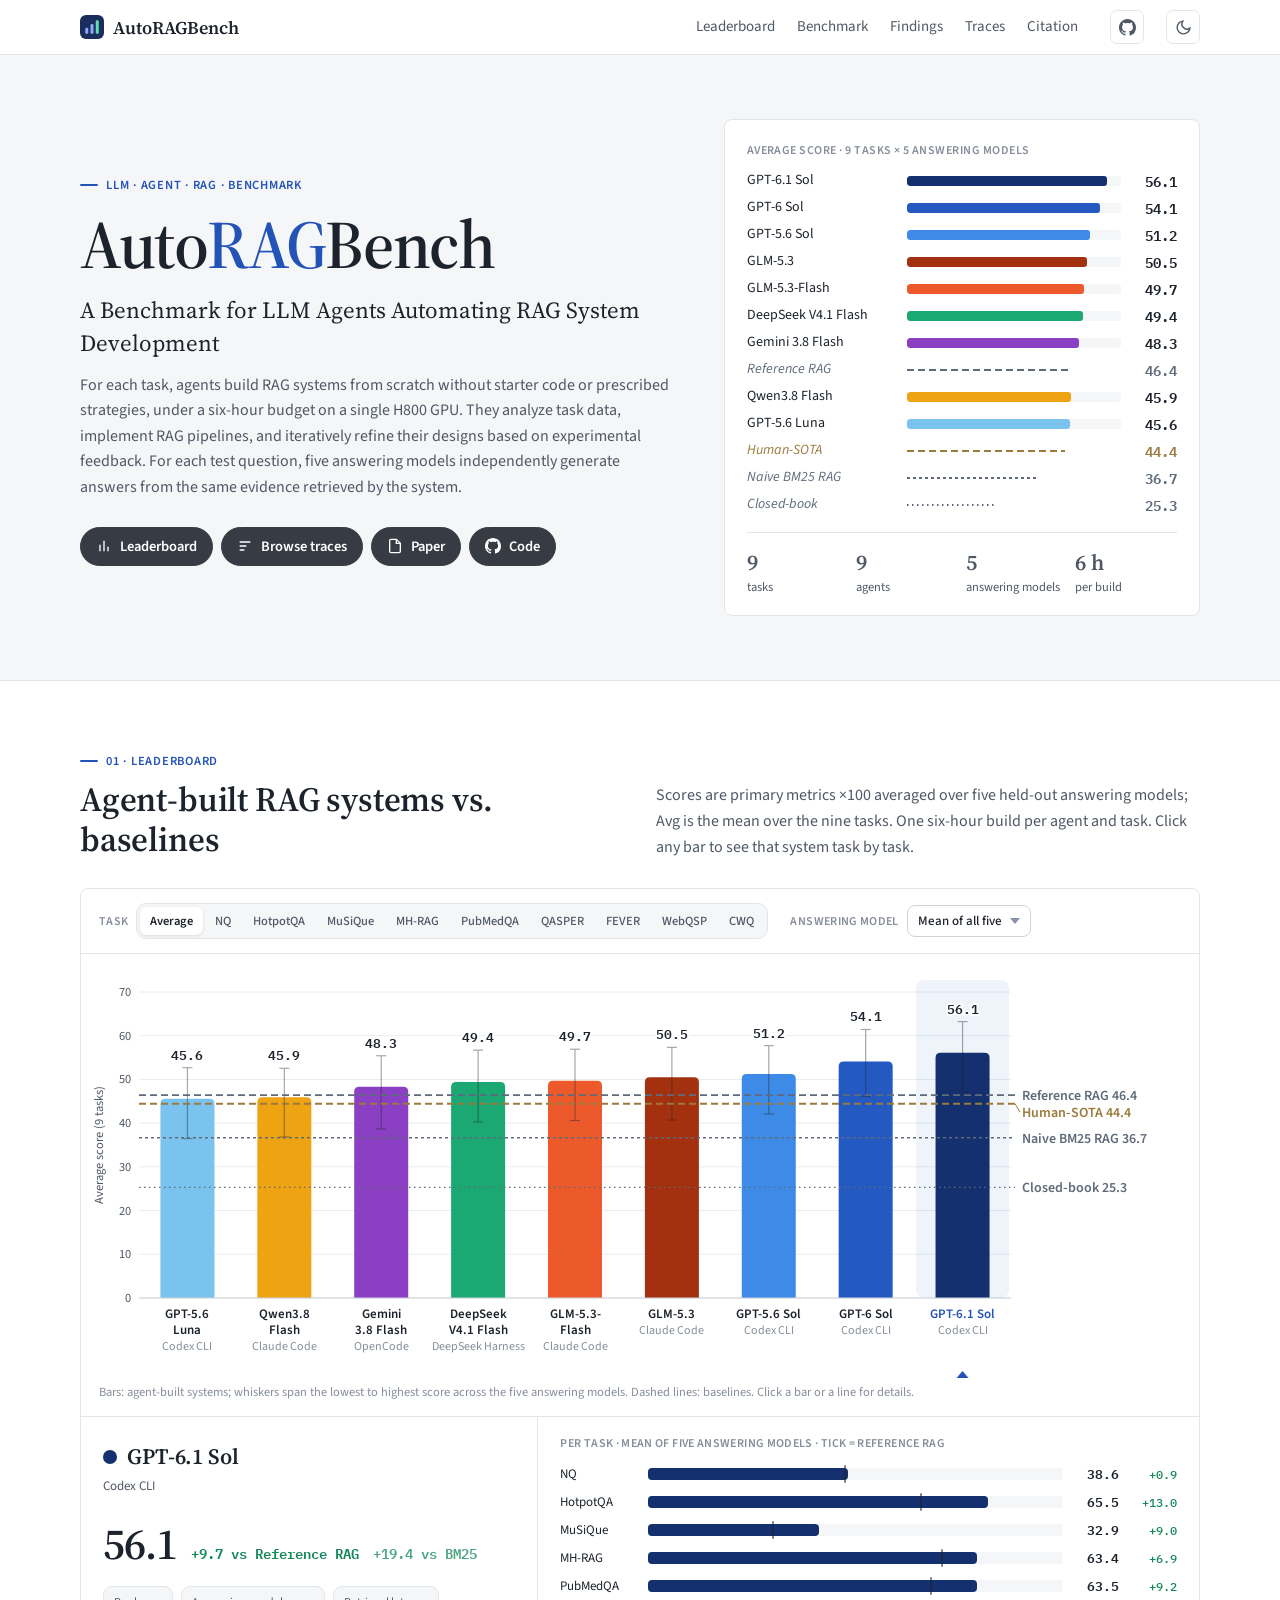
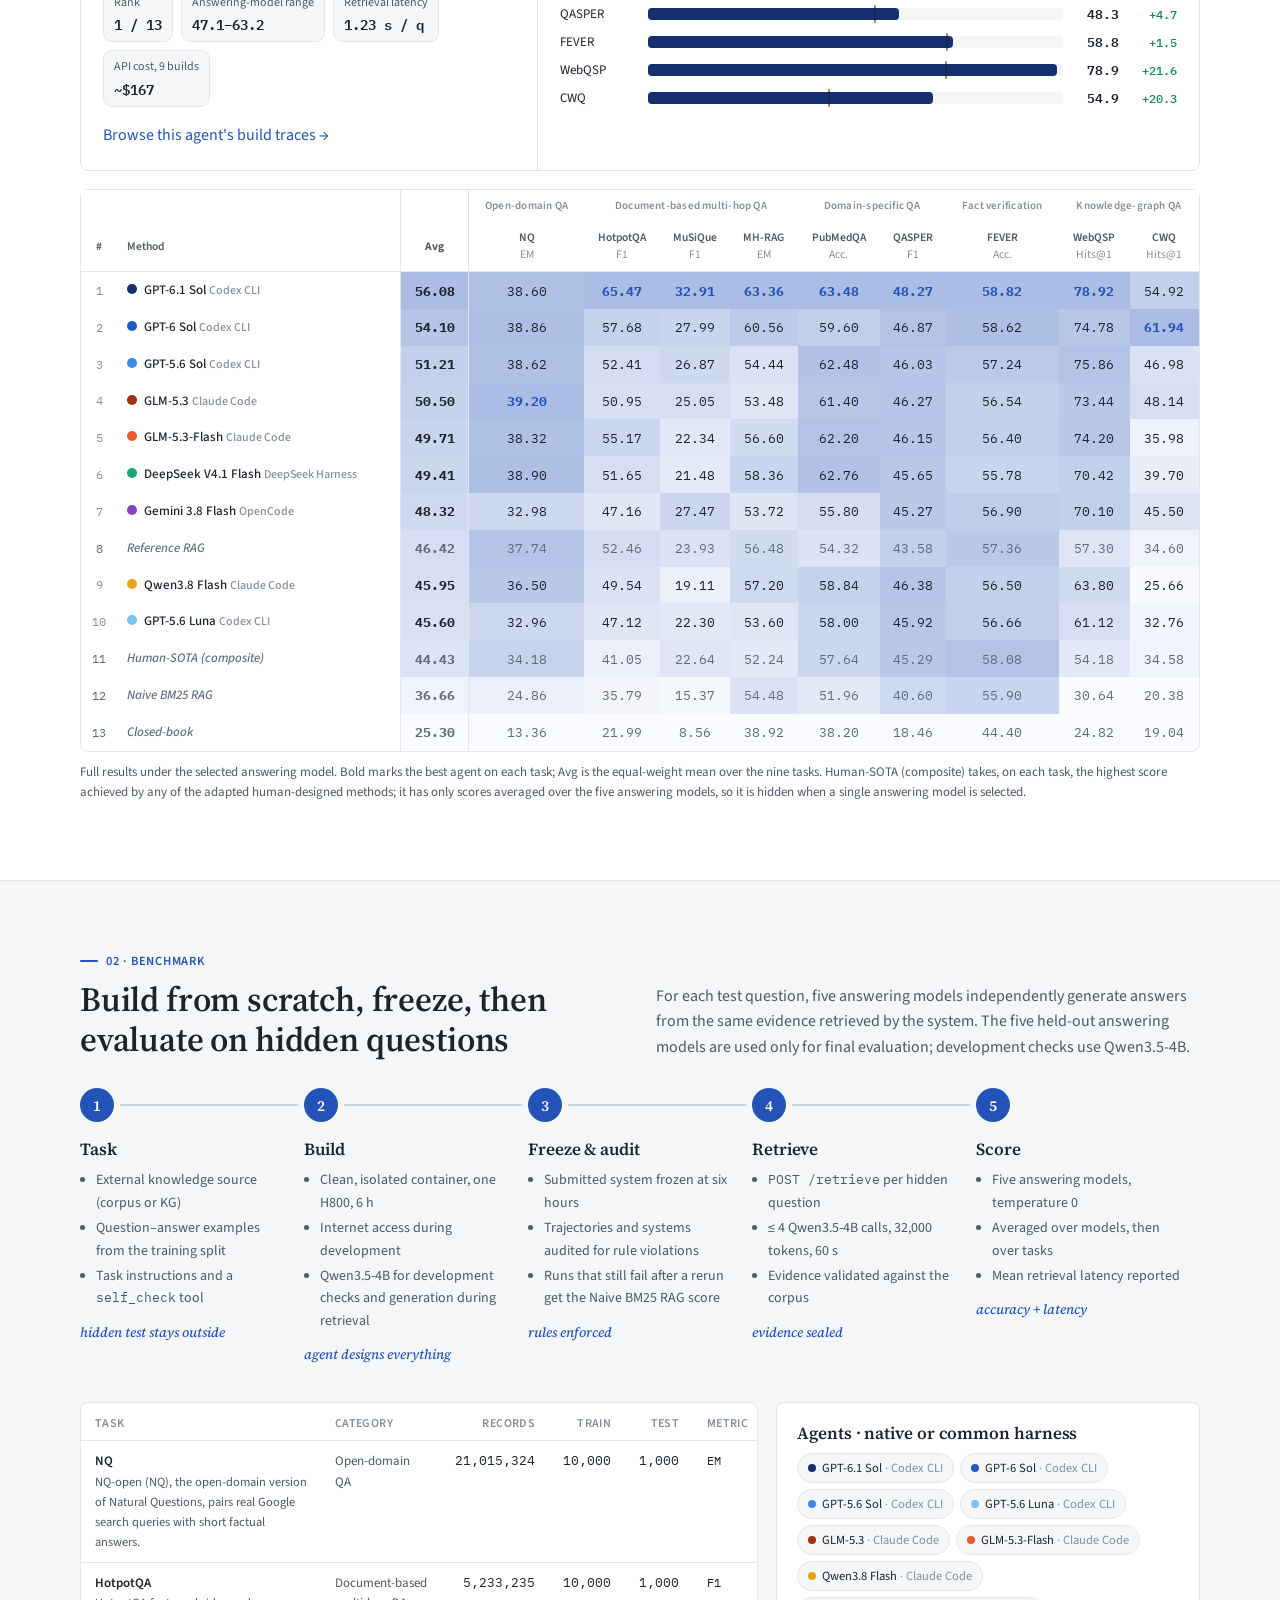
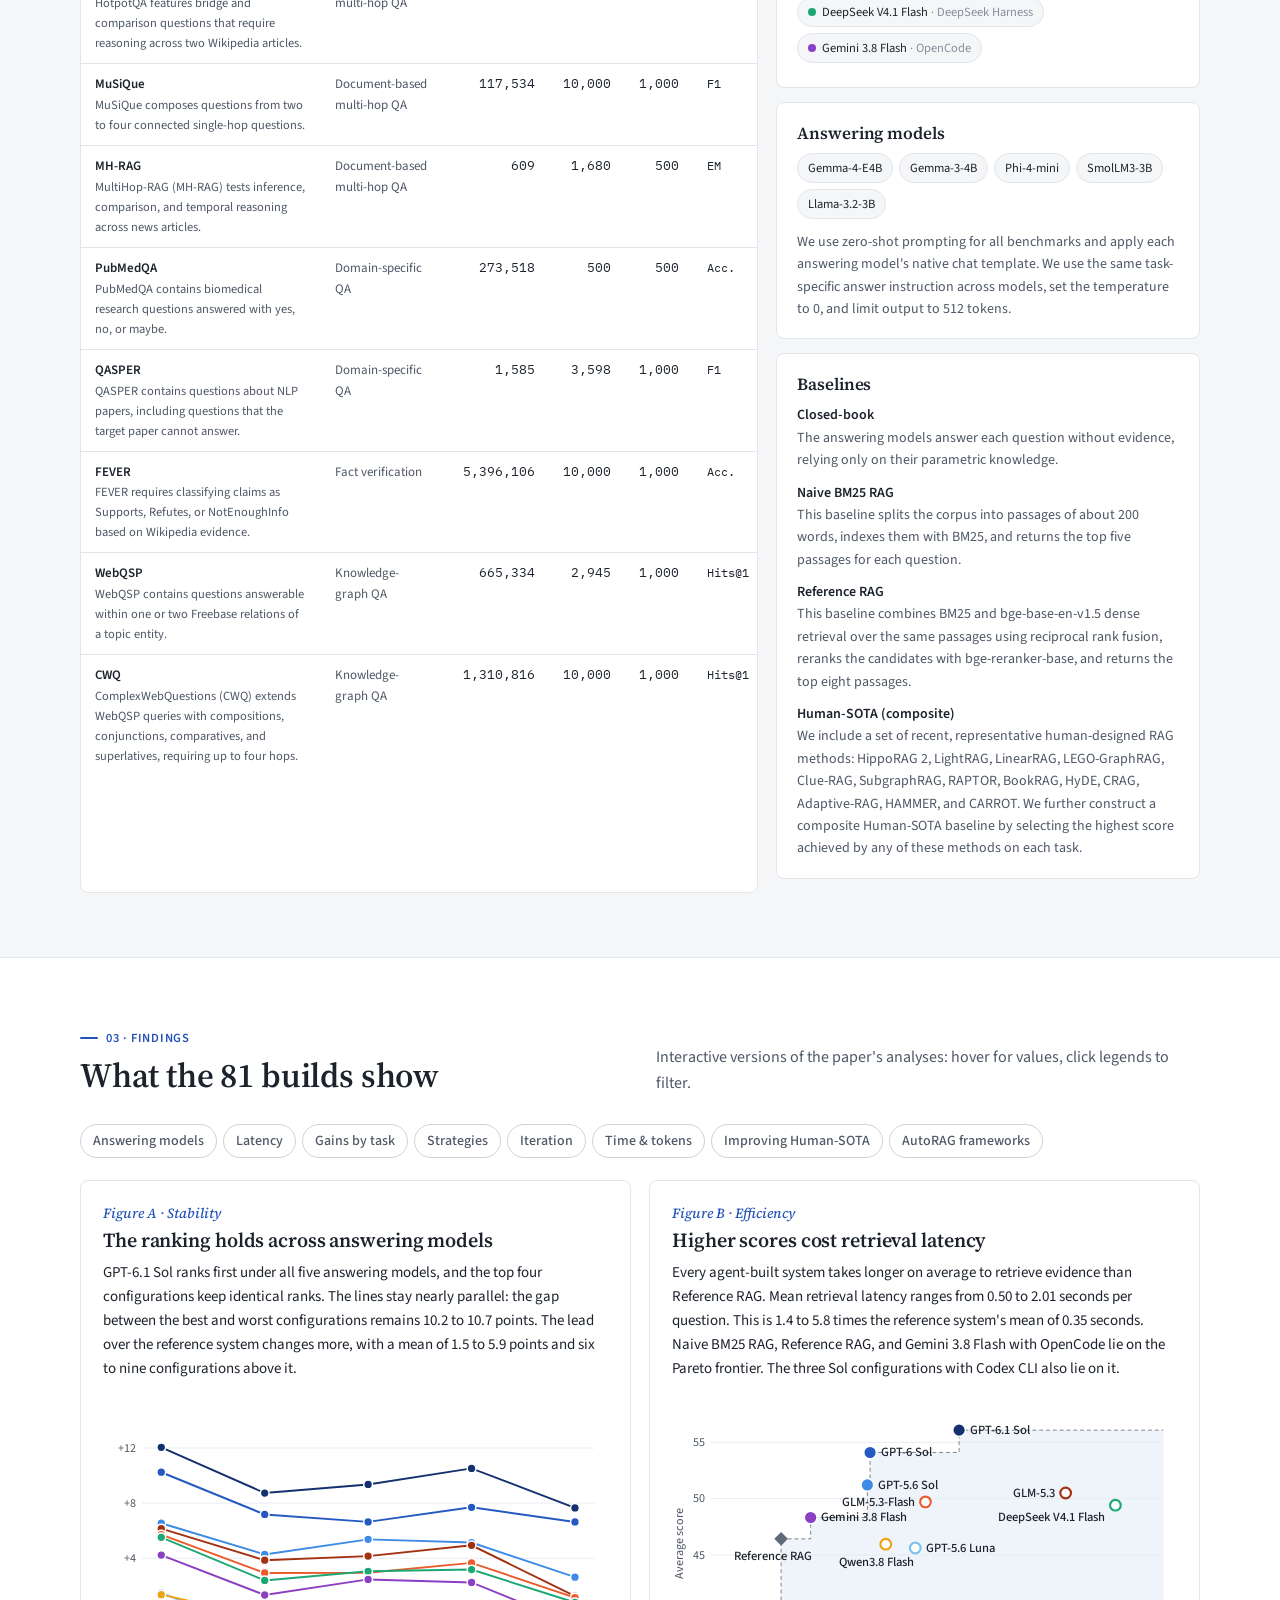
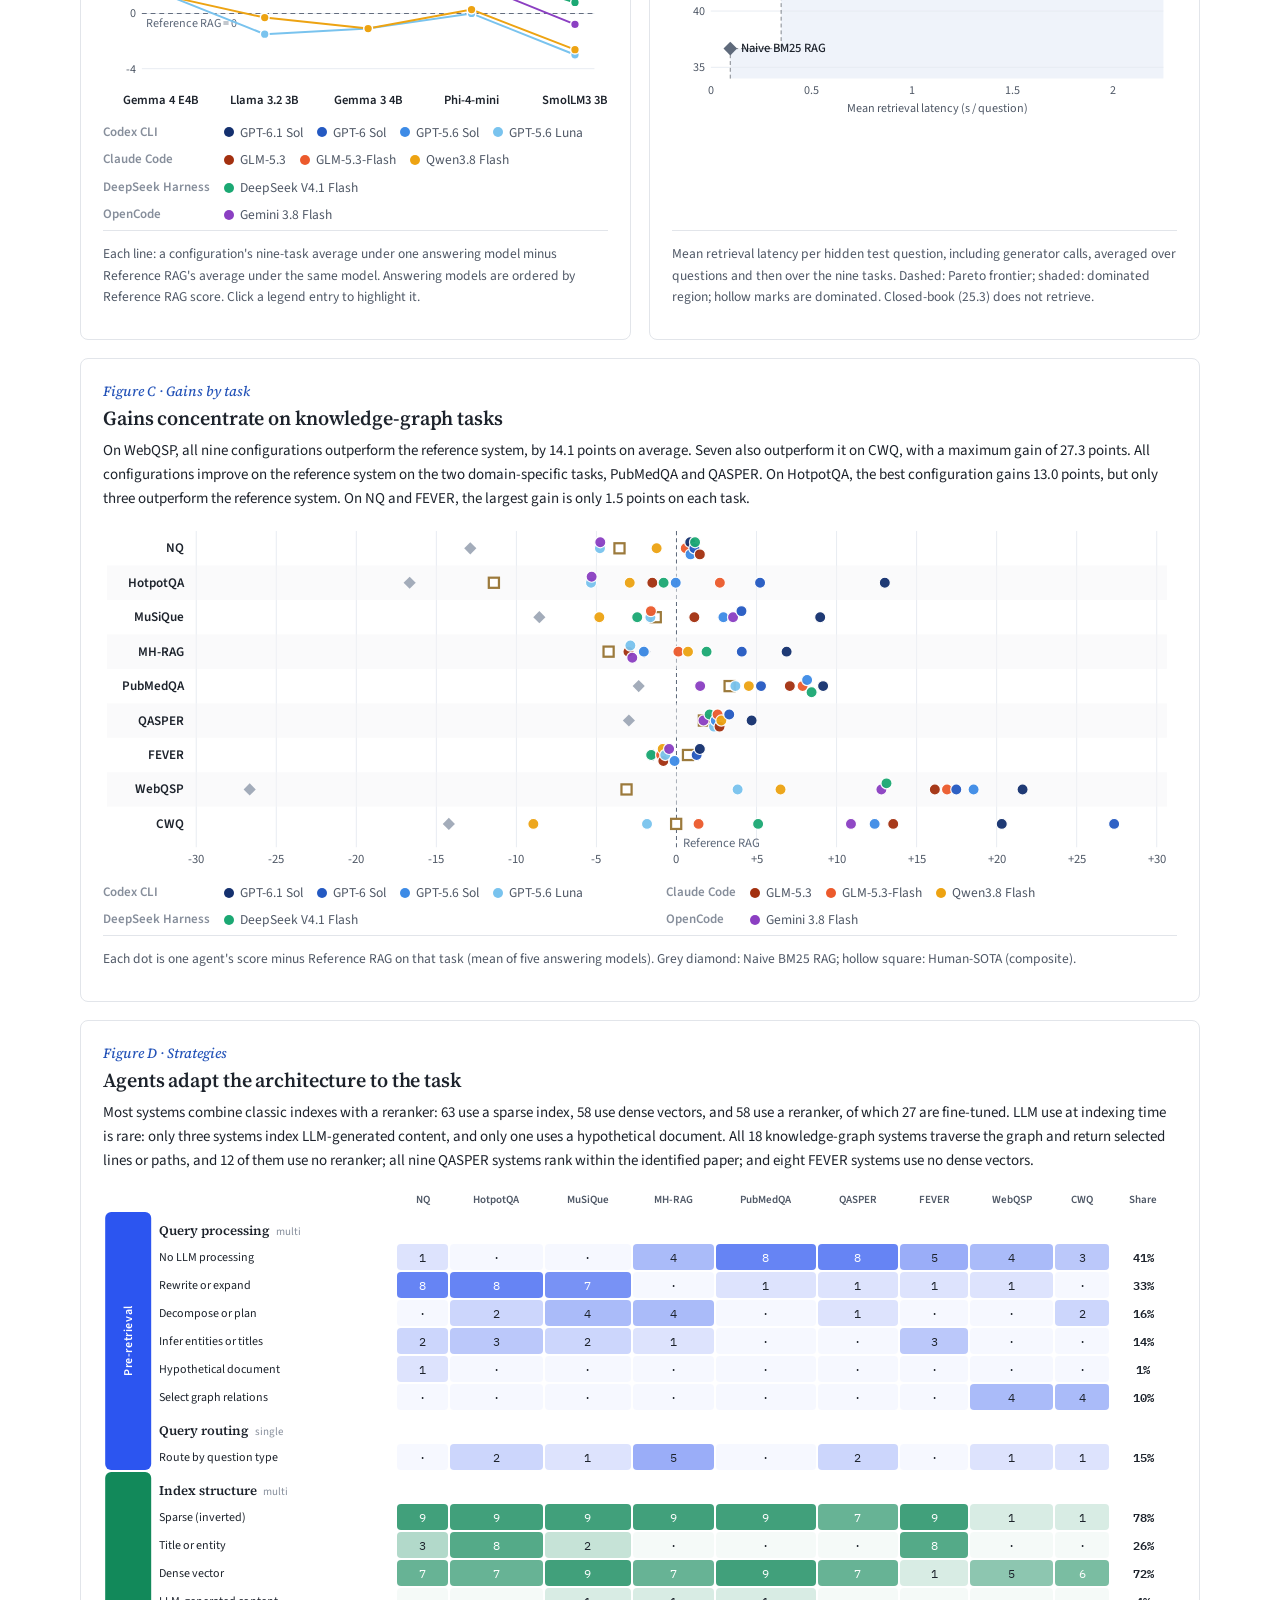
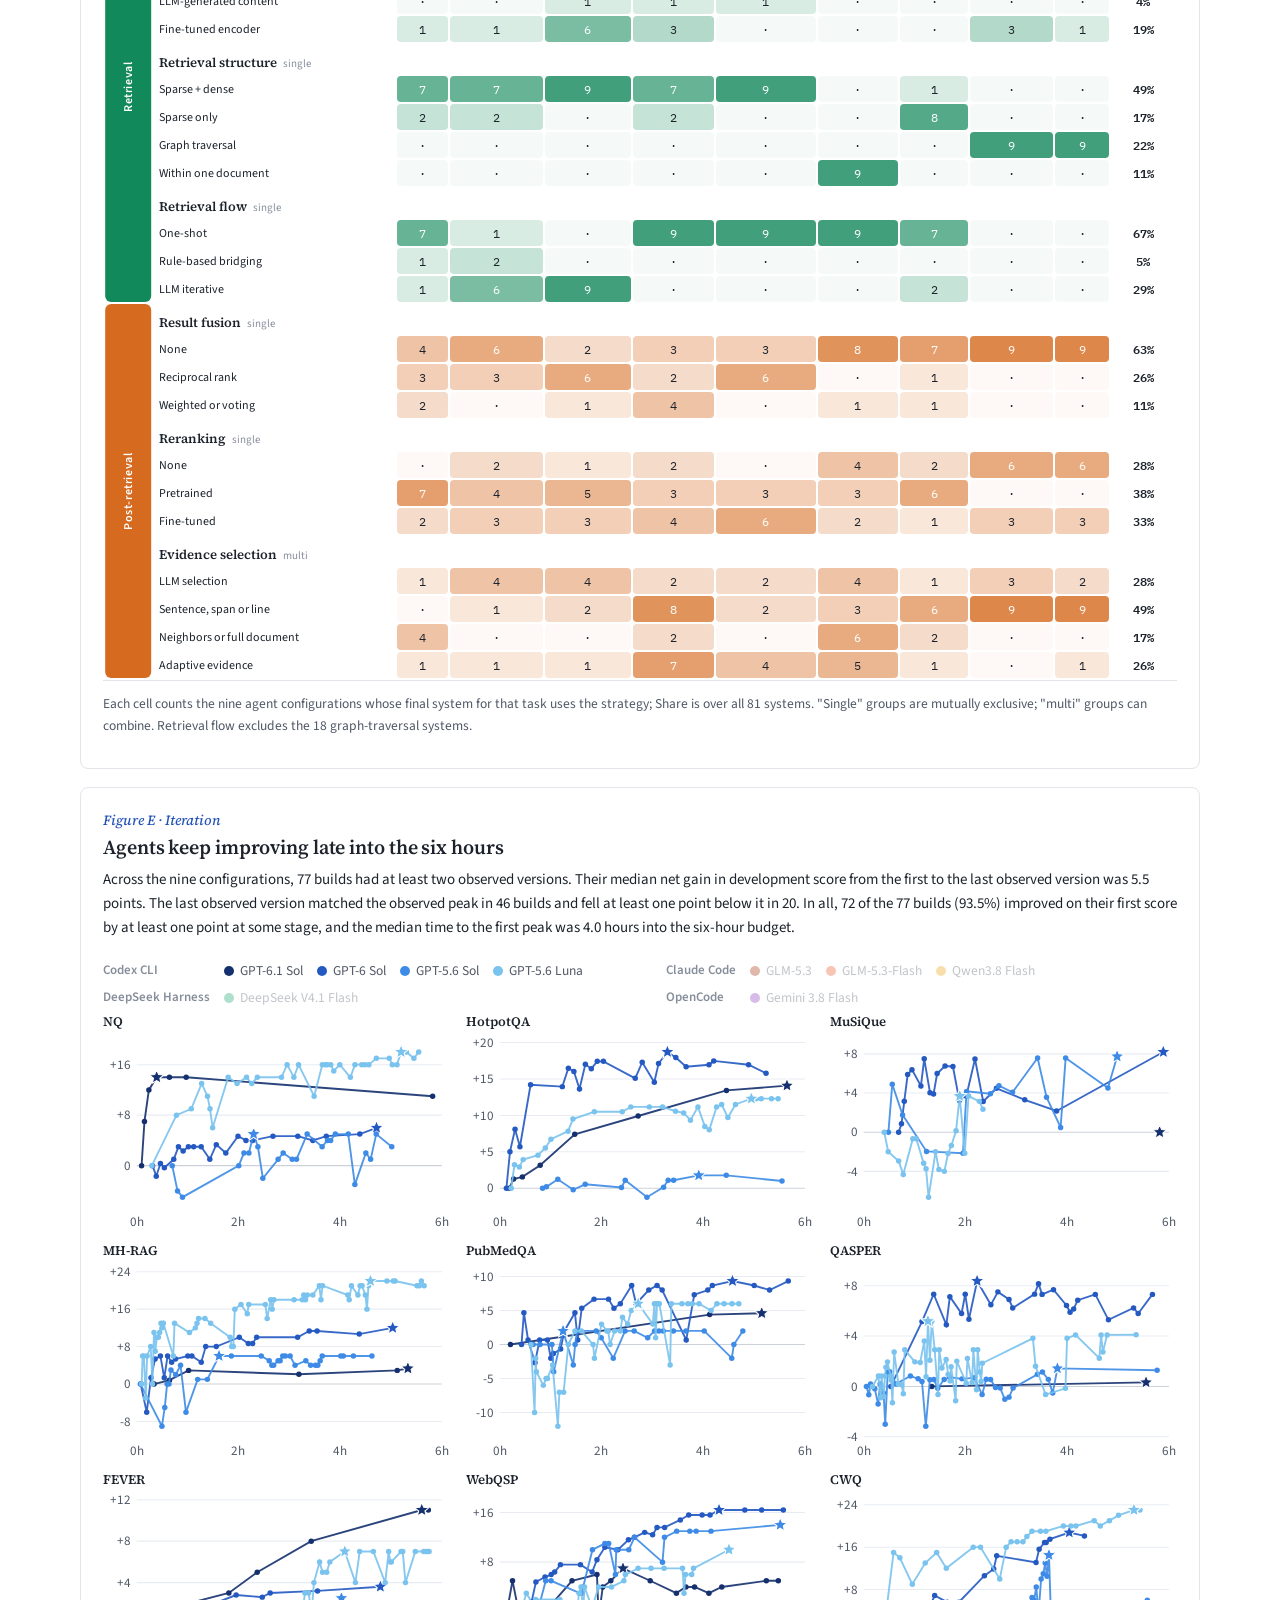
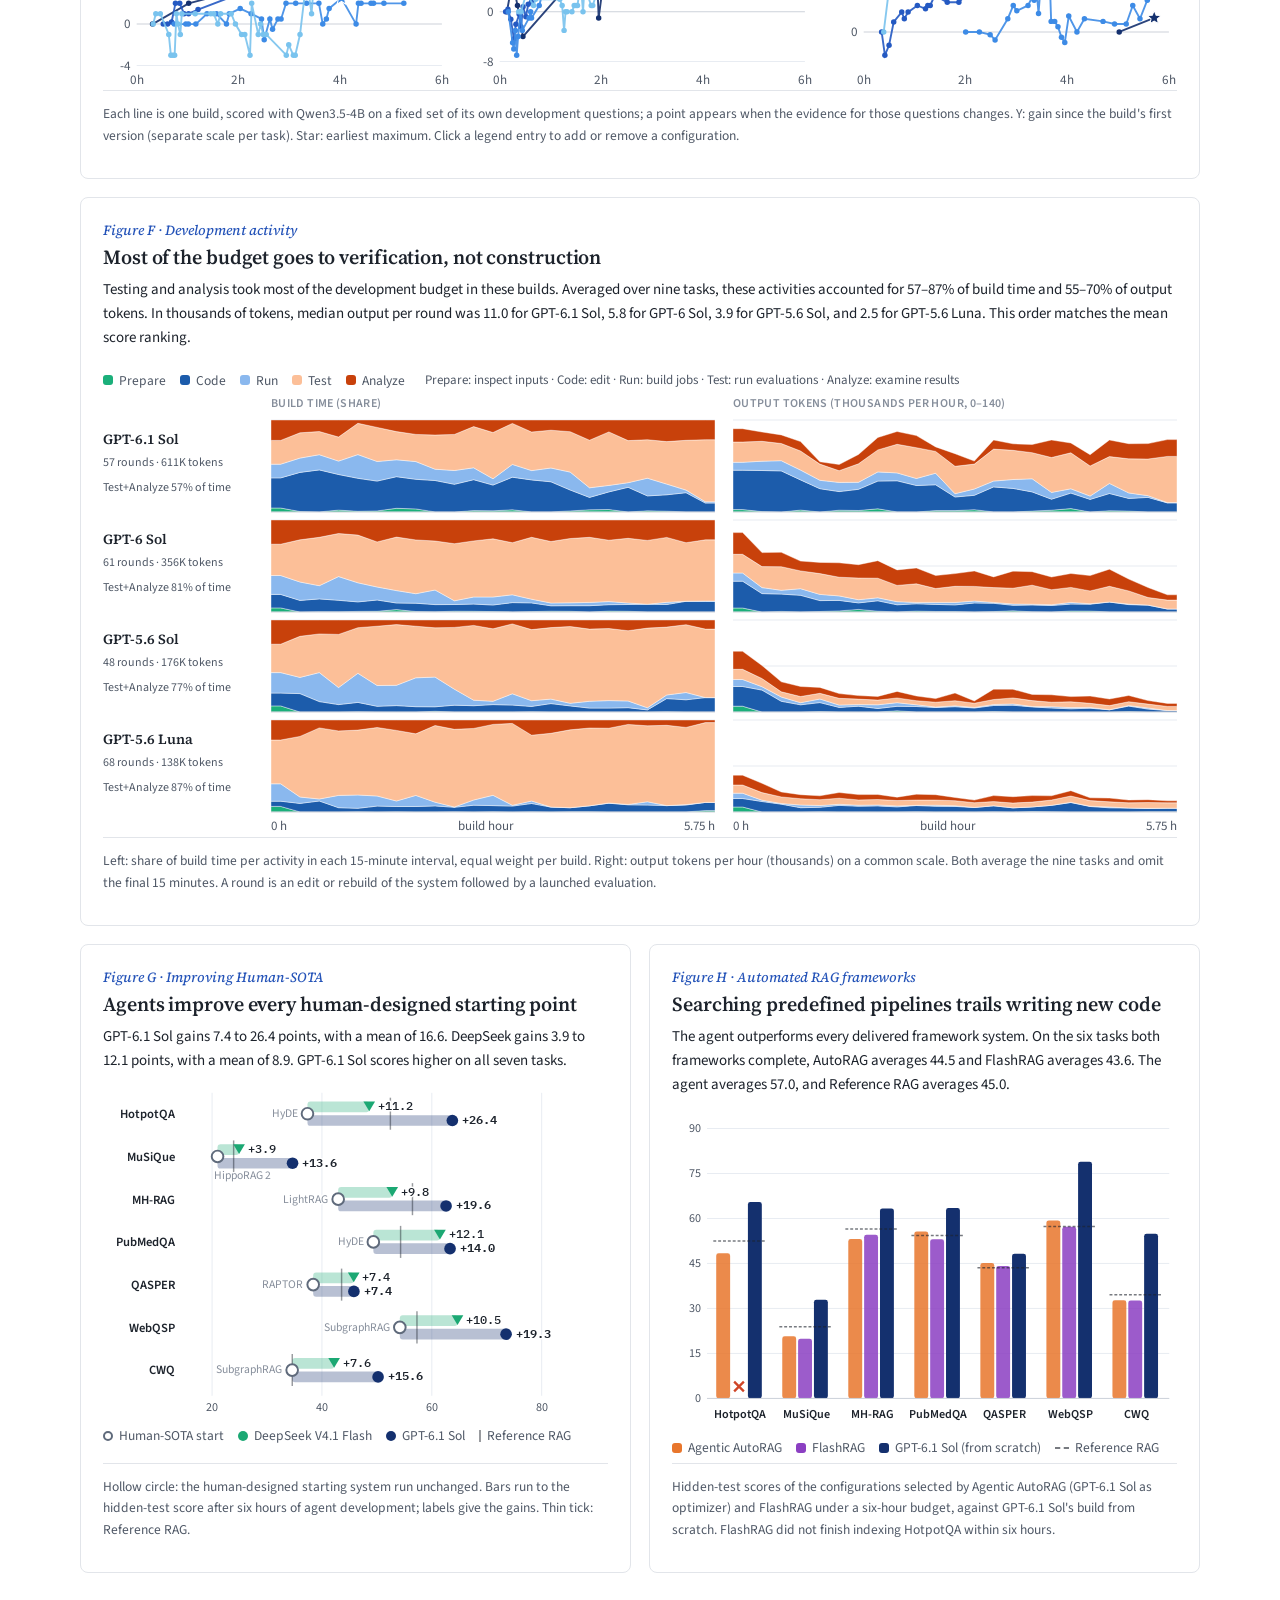
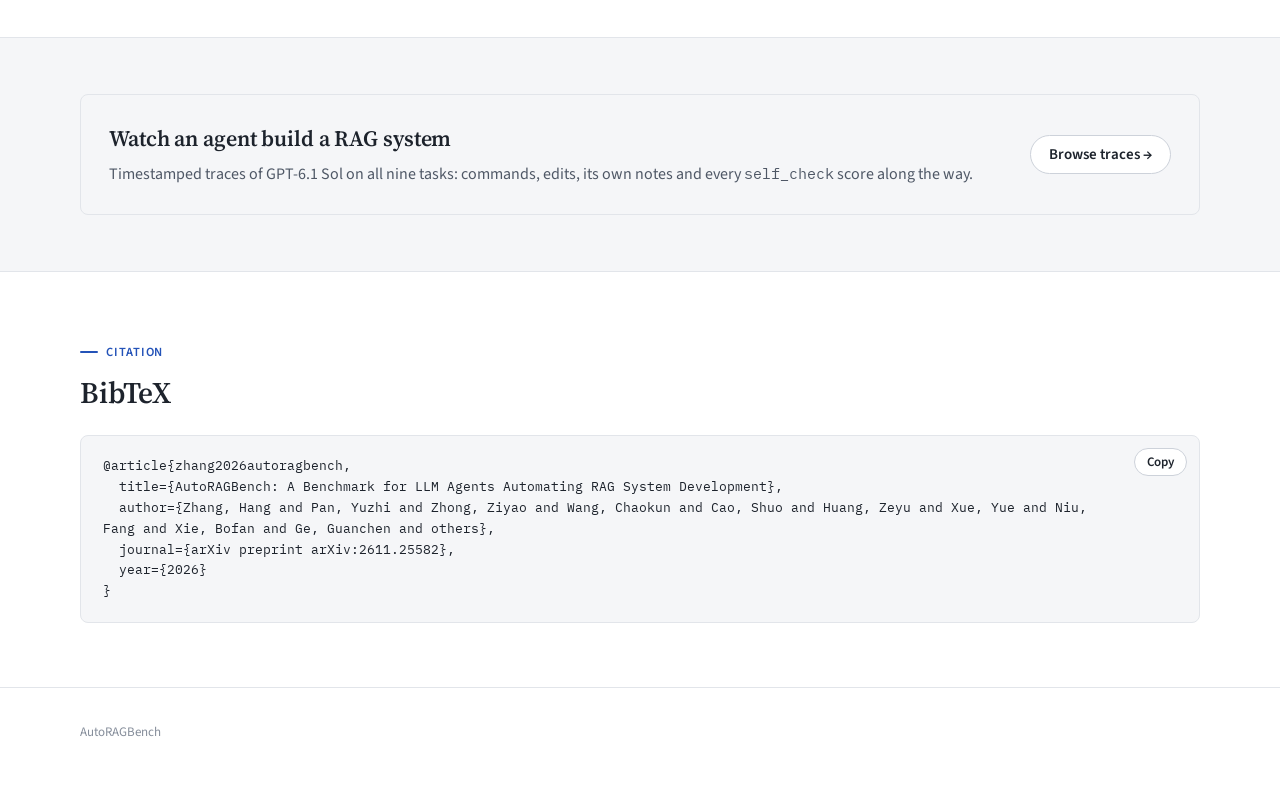
<file: index.html>
<!doctype html>
<html lang="en">
<head>
<meta charset="utf-8">
<meta name="viewport" content="width=device-width, initial-scale=1">
<title>AutoRAGBench</title>
<meta name="description" content="AutoRAGBench: A Benchmark for LLM Agents Automating RAG System Development. Agents build RAG systems from scratch without starter code or prescribed strategies, under a six-hour budget on a single H800 GPU.">
<meta property="og:title" content="AutoRAGBench">
<meta property="og:description" content="A Benchmark for LLM Agents Automating RAG System Development: nine tasks, nine agent configurations, five held-out answering models.">
<link rel="icon" href="data:image/svg+xml,%3Csvg xmlns='http://www.w3.org/2000/svg' viewBox='0 0 32 32'%3E%3Crect width='32' height='32' rx='8' fill='%230d1a36'/%3E%3Crect x='7' y='17' width='4' height='8' rx='1.5' fill='%238fa8ff'/%3E%3Crect x='14' y='12' width='4' height='13' rx='1.5' fill='%238fa8ff'/%3E%3Crect x='21' y='7' width='4' height='18' rx='1.5' fill='%235ee0b0'/%3E%3C/svg%3E">
<link rel="preconnect" href="https://fonts.googleapis.com">
<link rel="preconnect" href="https://fonts.gstatic.com" crossorigin>
<link href="https://fonts.googleapis.com/css2?family=IBM+Plex+Mono:wght@400;500;600&family=Source+Sans+3:ital,wght@0,400;0,500;0,600;0,700;1,400&family=Source+Serif+4:ital,opsz,wght@0,8..60,400;0,8..60,500;0,8..60,600;1,8..60,500&display=swap" rel="stylesheet">
<link rel="stylesheet" href="assets/style.css">
<script>try{var t=localStorage.getItem('theme');if(t)document.documentElement.dataset.theme=t;}catch(e){}</script>
</head>
<body>
<nav class="nav">
  <div class="wrap">
    <a class="brand" href="./"><svg class="logo" viewBox="0 0 32 32"><rect width="32" height="32" rx="8" fill="#1b2d5c"/><rect x="7" y="17" width="4" height="8" rx="1.5" fill="#8fa8ff"/><rect x="14" y="12" width="4" height="13" rx="1.5" fill="#8fa8ff"/><rect x="21" y="7" width="4" height="18" rx="1.5" fill="#5ee0b0"/></svg>AutoRAGBench</a>
    <div class="nav-links">
      <a href="#leaderboard">Leaderboard</a>
      <a href="#benchmark">Benchmark</a>
      <a href="#findings">Findings</a>
      <a href="traces/">Traces</a>
      <a href="#citation">Citation</a>
    </div>
    <a class="icon-btn js-github" href="#" title="GitHub" aria-label="GitHub"><svg viewBox="0 0 16 16" fill="currentColor"><path d="M8 0C3.58 0 0 3.58 0 8c0 3.54 2.29 6.53 5.47 7.59.4.07.55-.17.55-.38 0-.19-.01-.82-.01-1.49-2.01.37-2.53-.49-2.69-.94-.09-.23-.48-.94-.82-1.13-.28-.15-.68-.52-.01-.53.63-.01 1.08.58 1.23.82.72 1.21 1.87.87 2.33.66.07-.52.28-.87.51-1.07-1.78-.2-3.64-.89-3.64-3.95 0-.87.31-1.59.82-2.15-.08-.2-.36-1.02.08-2.12 0 0 .67-.21 2.2.82.64-.18 1.32-.27 2-.27.68 0 1.36.09 2 .27 1.53-1.04 2.2-.82 2.2-.82.44 1.1.16 1.92.08 2.12.51.56.82 1.27.82 2.15 0 3.07-1.87 3.75-3.65 3.95.29.25.54.73.54 1.48 0 1.07-.01 1.93-.01 2.2 0 .21.15.46.55.38A8.013 8.013 0 0016 8c0-4.42-3.58-8-8-8z"/></svg></a>
    <button class="icon-btn js-theme" title="Toggle theme" aria-label="Toggle theme"><svg viewBox="0 0 24 24" fill="none" stroke="currentColor" stroke-width="2"><path d="M21 12.8A9 9 0 1111.2 3a7 7 0 009.8 9.8z"/></svg></button>
  </div>
</nav>

<header class="hero">
  <div class="wrap">
    <div>
      <span class="eyebrow">LLM · Agent · RAG · Benchmark</span>
      <h1>Auto<span class="grad">RAG</span>Bench</h1>
      <p class="tag">A Benchmark for LLM Agents Automating RAG System Development</p>
      <p class="lede">For each task, agents build RAG systems from scratch without starter code or prescribed strategies, under a six-hour budget on a single H800 GPU. They analyze task data, implement RAG pipelines, and iteratively refine their designs based on experimental feedback. For each test question, five answering models independently generate answers from the same evidence retrieved by the system.</p>
      <div class="btns">
        <a class="btn primary" href="#leaderboard"><svg viewBox="0 0 24 24" fill="none" stroke="currentColor" stroke-width="2"><path d="M6 20V10M12 20V4M18 20v-7"/></svg>Leaderboard</a>
        <a class="btn" href="traces/"><svg viewBox="0 0 24 24" fill="none" stroke="currentColor" stroke-width="2"><path d="M4 6h16M4 12h10M4 18h7"/></svg>Browse traces</a>
        <a class="btn js-paper" href="https://arxiv.org/abs/2611.25582"><svg viewBox="0 0 24 24" fill="none" stroke="currentColor" stroke-width="2"><path d="M14 2H6a2 2 0 00-2 2v16a2 2 0 002 2h12a2 2 0 002-2V8z"/><path d="M14 2v6h6"/></svg><span>Paper</span></a>
        <a class="btn js-github" href="#"><svg viewBox="0 0 16 16" fill="currentColor"><path d="M8 0C3.58 0 0 3.58 0 8c0 3.54 2.29 6.53 5.47 7.59.4.07.55-.17.55-.38 0-.19-.01-.82-.01-1.49-2.01.37-2.53-.49-2.69-.94-.09-.23-.48-.94-.82-1.13-.28-.15-.68-.52-.01-.53.63-.01 1.08.58 1.23.82.72 1.21 1.87.87 2.33.66.07-.52.28-.87.51-1.07-1.78-.2-3.64-.89-3.64-3.95 0-.87.31-1.59.82-2.15-.08-.2-.36-1.02.08-2.12 0 0 .67-.21 2.2.82.64-.18 1.32-.27 2-.27.68 0 1.36.09 2 .27 1.53-1.04 2.2-.82 2.2-.82.44 1.1.16 1.92.08 2.12.51.56.82 1.27.82 2.15 0 3.07-1.87 3.75-3.65 3.95.29.25.54.73.54 1.48 0 1.07-.01 1.93-.01 2.2 0 .21.15.46.55.38A8.013 8.013 0 0016 8c0-4.42-3.58-8-8-8z"/></svg>Code</a>
      </div>
    </div>
    <div class="glance">
      <h4>Average score · 9 tasks × 5 answering models</h4>
      <div class="js-glance"></div>
      <div class="gk"><div><b>9</b>tasks</div><div><b>9</b>agents</div><div><b>5</b>answering models</div><div><b>6 h</b>per build</div></div>
    </div>
  </div>
</header>

<section class="block" id="leaderboard">
  <div class="wrap">
    <div class="sec-head">
      <div><span class="eyebrow">01 · Leaderboard</span><h2>Agent-built RAG systems vs. baselines</h2></div>
      <p>Scores are primary metrics ×100 averaged over five held-out answering models; Avg is the mean over the nine tasks. One six-hour build per agent and task. Click any bar to see that system task by task.</p>
    </div>
    <div class="card lb-card">
      <div class="controls">
        <div class="ctl">Task <div class="seg js-task"></div></div>
        <div class="ctl">Answering model <select class="sel js-reader"></select></div>
      </div>
      <div class="scroll-x"><div class="lb-chart js-main"></div></div>
      <div class="lb-hint js-hint"></div>
      <div class="detail js-detail"></div>
    </div>
    <div class="card" style="margin-top:18px">
      <div class="scroll-x"><table class="heat js-table"></table></div>
    </div>
    <p class="note" style="margin-top:10px">Full results under the selected answering model. Bold marks the best agent on each task; Avg is the equal-weight mean over the nine tasks. Human-SOTA (composite) takes, on each task, the highest score achieved by any of the adapted human-designed methods; it has only scores averaged over the five answering models, so it is hidden when a single answering model is selected.</p>
  </div>
</section>

<section class="block alt" id="benchmark">
  <div class="wrap">
    <div class="sec-head">
      <div><span class="eyebrow">02 · Benchmark</span><h2>Build from scratch, freeze, then evaluate on hidden questions</h2></div>
      <p>For each test question, five answering models independently generate answers from the same evidence retrieved by the system. The five held-out answering models are used only for final evaluation; development checks use Qwen3.5-4B.</p>
    </div>
    <div class="steps5">
      <div class="s"><span class="n">1</span><h4>Task</h4><ul><li>External knowledge source (corpus or KG)</li><li>Question–answer examples from the training split</li><li>Task instructions and a <code>self_check</code> tool</li></ul><span class="tagline">hidden test stays outside</span></div>
      <div class="s"><span class="n">2</span><h4>Build</h4><ul><li>Clean, isolated container, one H800, 6 h</li><li>Internet access during development</li><li>Qwen3.5-4B for development checks and generation during retrieval</li></ul><span class="tagline">agent designs everything</span></div>
      <div class="s"><span class="n">3</span><h4>Freeze &amp; audit</h4><ul><li>Submitted system frozen at six hours</li><li>Trajectories and systems audited for rule violations</li><li>Runs that still fail after a rerun get the Naive BM25 RAG score</li></ul><span class="tagline">rules enforced</span></div>
      <div class="s"><span class="n">4</span><h4>Retrieve</h4><ul><li><code>POST /retrieve</code> per hidden question</li><li>≤ 4 Qwen3.5-4B calls, 32,000 tokens, 60 s</li><li>Evidence validated against the corpus</li></ul><span class="tagline">evidence sealed</span></div>
      <div class="s"><span class="n">5</span><h4>Score</h4><ul><li>Five answering models, temperature 0</li><li>Averaged over models, then over tasks</li><li>Mean retrieval latency reported</li></ul><span class="tagline">accuracy + latency</span></div>
    </div>
    <div class="two-col">
      <div class="card"><div class="scroll-x"><table class="tasks js-tasks"></table></div></div>
      <div class="side">
        <div class="card"><h4>Agents · native or common harness</h4><div class="js-agentpills"></div></div>
        <div class="card"><h4>Answering models</h4><div class="js-readerpills"></div></div>
        <div class="card"><h4>Baselines</h4><dl class="js-refs"></dl></div>
      </div>
    </div>
  </div>
</section>

<section class="block" id="findings">
  <div class="wrap">
    <div class="sec-head">
      <div><span class="eyebrow">03 · Findings</span><h2>What the 81 builds show</h2></div>
      <p>Interactive versions of the paper's analyses: hover for values, click legends to filter.</p>
    </div>
    <div class="fnav">
      <a href="#f-stability">Answering models</a><a href="#f-pareto">Latency</a><a href="#f-tasks">Gains by task</a><a href="#f-strategy">Strategies</a>
      <a href="#f-iteration">Iteration</a><a href="#f-activity">Time &amp; tokens</a><a href="#f-human">Improving Human-SOTA</a><a href="#f-frameworks">AutoRAG frameworks</a>
    </div>
    <div class="fgrid">
      <div class="card fig" id="f-stability">
        <span class="fl">Figure A · Stability</span>
        <h3>The ranking holds across answering models</h3>
        <p class="take">GPT-6.1 Sol ranks first under all five answering models, and the top four configurations keep identical ranks. The lines stay nearly parallel: the gap between the best and worst configurations remains 10.2 to 10.7 points. The lead over the reference system changes more, with a mean of 1.5 to 5.9 points and six to nine configurations above it.</p>
        <div class="js-stab"></div>
        <div class="legend agents js-stab-leg"></div>
        <p class="cap">Each line: a configuration's nine-task average under one answering model minus Reference RAG's average under the same model. Answering models are ordered by Reference RAG score. Click a legend entry to highlight it.</p>
      </div>
      <div class="card fig" id="f-pareto">
        <span class="fl">Figure B · Efficiency</span>
        <h3>Higher scores cost retrieval latency</h3>
        <p class="take">Every agent-built system takes longer on average to retrieve evidence than Reference RAG. Mean retrieval latency ranges from 0.50 to 2.01 seconds per question. This is 1.4 to 5.8 times the reference system's mean of 0.35 seconds. Naive BM25 RAG, Reference RAG, and Gemini 3.8 Flash with OpenCode lie on the Pareto frontier. The three Sol configurations with Codex CLI also lie on it.</p>
        <div class="js-pareto"></div>
        <p class="cap">Mean retrieval latency per hidden test question, including generator calls, averaged over questions and then over the nine tasks. Dashed: Pareto frontier; shaded: dominated region; hollow marks are dominated. Closed-book (25.3) does not retrieve.</p>
      </div>
      <div class="card fig wide" id="f-tasks">
        <span class="fl">Figure C · Gains by task</span>
        <h3>Gains concentrate on knowledge-graph tasks</h3>
        <p class="take">On WebQSP, all nine configurations outperform the reference system, by 14.1 points on average. Seven also outperform it on CWQ, with a maximum gain of 27.3 points. All configurations improve on the reference system on the two domain-specific tasks, PubMedQA and QASPER. On HotpotQA, the best configuration gains 13.0 points, but only three outperform the reference system. On NQ and FEVER, the largest gain is only 1.5 points on each task.</p>
        <div class="js-tasks-chart"></div>
        <div class="legend agents js-tasks-leg"></div>
        <p class="cap">Each dot is one agent's score minus Reference RAG on that task (mean of five answering models). Grey diamond: Naive BM25 RAG; hollow square: Human-SOTA (composite).</p>
      </div>
      <div class="card fig wide" id="f-strategy">
        <span class="fl">Figure D · Strategies</span>
        <h3>Agents adapt the architecture to the task</h3>
        <p class="take">Most systems combine classic indexes with a reranker: 63 use a sparse index, 58 use dense vectors, and 58 use a reranker, of which 27 are fine-tuned. LLM use at indexing time is rare: only three systems index LLM-generated content, and only one uses a hypothetical document. All 18 knowledge-graph systems traverse the graph and return selected lines or paths, and 12 of them use no reranker; all nine QASPER systems rank within the identified paper; and eight FEVER systems use no dense vectors.</p>
        <div class="scroll-x"><table class="strat js-strat"></table></div>
        <p class="cap">Each cell counts the nine agent configurations whose final system for that task uses the strategy; Share is over all 81 systems. "Single" groups are mutually exclusive; "multi" groups can combine. Retrieval flow excludes the 18 graph-traversal systems.</p>
      </div>
      <div class="card fig wide" id="f-iteration">
        <span class="fl">Figure E · Iteration</span>
        <h3>Agents keep improving late into the six hours</h3>
        <p class="take">Across the nine configurations, 77 builds had at least two observed versions. Their median net gain in development score from the first to the last observed version was 5.5 points. The last observed version matched the observed peak in 46 builds and fell at least one point below it in 20. In all, 72 of the 77 builds (93.5%) improved on their first score by at least one point at some stage, and the median time to the first peak was 4.0 hours into the six-hour budget.</p>
        <div class="legend agents js-iter-leg"></div>
        <div class="sm-grid js-iter"></div>
        <p class="cap">Each line is one build, scored with Qwen3.5-4B on a fixed set of its own development questions; a point appears when the evidence for those questions changes. Y: gain since the build's first version (separate scale per task). Star: earliest maximum. Click a legend entry to add or remove a configuration.</p>
      </div>
      <div class="card fig wide" id="f-activity">
        <span class="fl">Figure F · Development activity</span>
        <h3>Most of the budget goes to verification, not construction</h3>
        <p class="take">Testing and analysis took most of the development budget in these builds. Averaged over nine tasks, these activities accounted for 57–87% of build time and 55–70% of output tokens. In thousands of tokens, median output per round was 11.0 for GPT-6.1 Sol, 5.8 for GPT-6 Sol, 3.9 for GPT-5.6 Sol, and 2.5 for GPT-5.6 Luna. This order matches the mean score ranking.</p>
        <div class="legend js-act-leg"></div>
        <div class="act-grid js-act"></div>
        <p class="cap">Left: share of build time per activity in each 15-minute interval, equal weight per build. Right: output tokens per hour (thousands) on a common scale. Both average the nine tasks and omit the final 15 minutes. A round is an edit or rebuild of the system followed by a launched evaluation.</p>
      </div>
      <div class="card fig" id="f-human">
        <span class="fl">Figure G · Improving Human-SOTA</span>
        <h3>Agents improve every human-designed starting point</h3>
        <p class="take">GPT-6.1 Sol gains 7.4 to 26.4 points, with a mean of 16.6. DeepSeek gains 3.9 to 12.1 points, with a mean of 8.9. GPT-6.1 Sol scores higher on all seven tasks.</p>
        <div class="js-human"></div>
        <div class="legend js-human-leg"></div>
        <p class="cap">Hollow circle: the human-designed starting system run unchanged. Bars run to the hidden-test score after six hours of agent development; labels give the gains. Thin tick: Reference RAG.</p>
      </div>
      <div class="card fig" id="f-frameworks">
        <span class="fl">Figure H · Automated RAG frameworks</span>
        <h3>Searching predefined pipelines trails writing new code</h3>
        <p class="take">The agent outperforms every delivered framework system. On the six tasks both frameworks complete, AutoRAG averages 44.5 and FlashRAG averages 43.6. The agent averages 57.0, and Reference RAG averages 45.0.</p>
        <div class="js-fw"></div>
        <div class="legend js-fw-leg"></div>
        <p class="cap">Hidden-test scores of the configurations selected by Agentic AutoRAG (GPT-6.1 Sol as optimizer) and FlashRAG under a six-hour budget, against GPT-6.1 Sol's build from scratch. FlashRAG did not finish indexing HotpotQA within six hours.</p>
      </div>
    </div>
  </div>
</section>

<section class="block alt" style="padding:56px 0">
  <div class="wrap">
    <div class="card cta">
      <div><h3>Watch an agent build a RAG system</h3><p>Timestamped traces of GPT-6.1 Sol on all nine tasks: commands, edits, its own notes and every <code>self_check</code> score along the way.</p></div>
      <a class="btn" href="traces/">Browse traces →</a>
    </div>
  </div>
</section>

<section class="block" id="citation">
  <div class="wrap">
    <span class="eyebrow">Citation</span>
    <h2 class="cite-h">BibTeX</h2>
    <div class="card cite"><button class="btn cite-copy js-copy-cite" type="button">Copy</button><pre class="js-cite">@article{zhang2026autoragbench,
  title={AutoRAGBench: A Benchmark for LLM Agents Automating RAG System Development},
  author={Zhang, Hang and Pan, Yuzhi and Zhong, Ziyao and Wang, Chaokun and Cao, Shuo and Huang, Zeyu and Xue, Yue and Niu, Fang and Xie, Bofan and Ge, Guanchen and others},
  journal={arXiv preprint arXiv:2611.25582},
  year={2026}
}</pre></div>
  </div>
</section>

<footer><div class="wrap"><span>AutoRAGBench</span><span class="js-team"></span></div></footer>
<div class="tip"></div>
<script src="assets/data.js"></script>
<script src="assets/common.js"></script>
<script src="assets/home.js"></script>
</body>
</html>
</file>
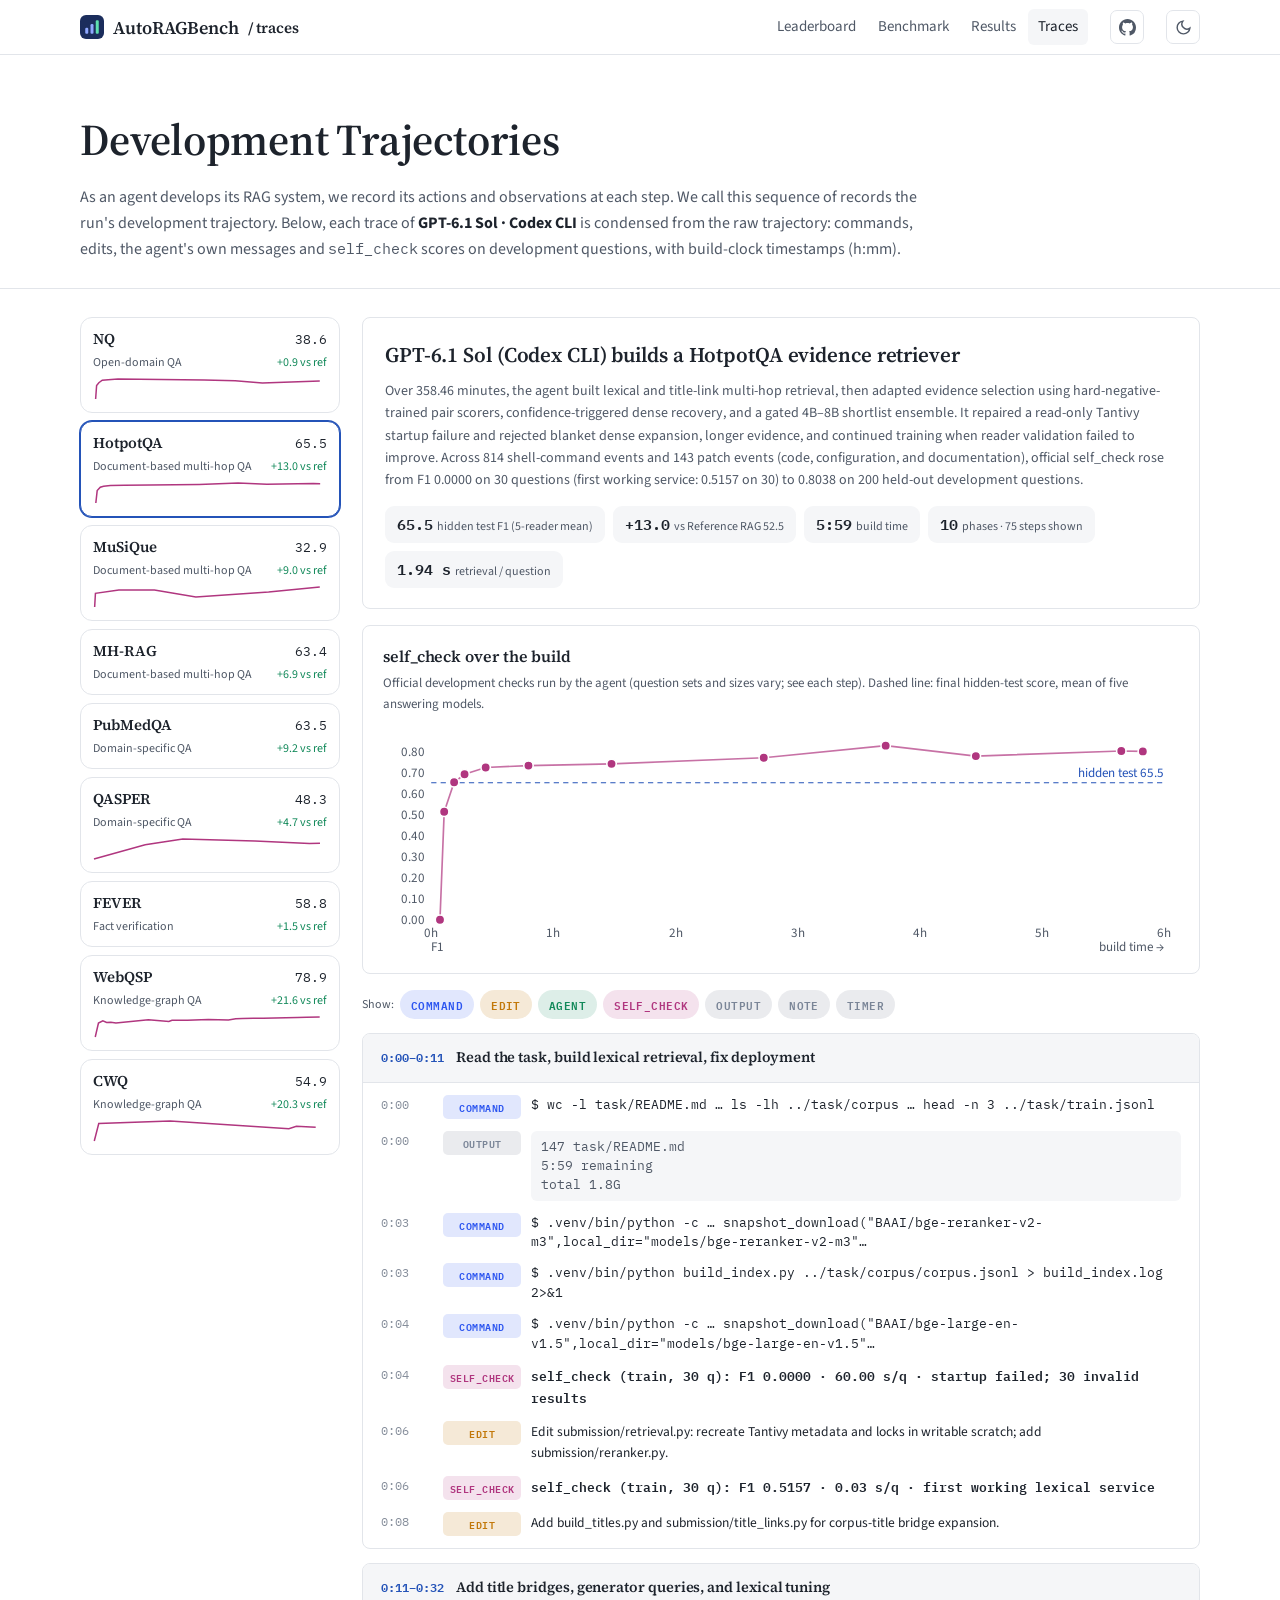
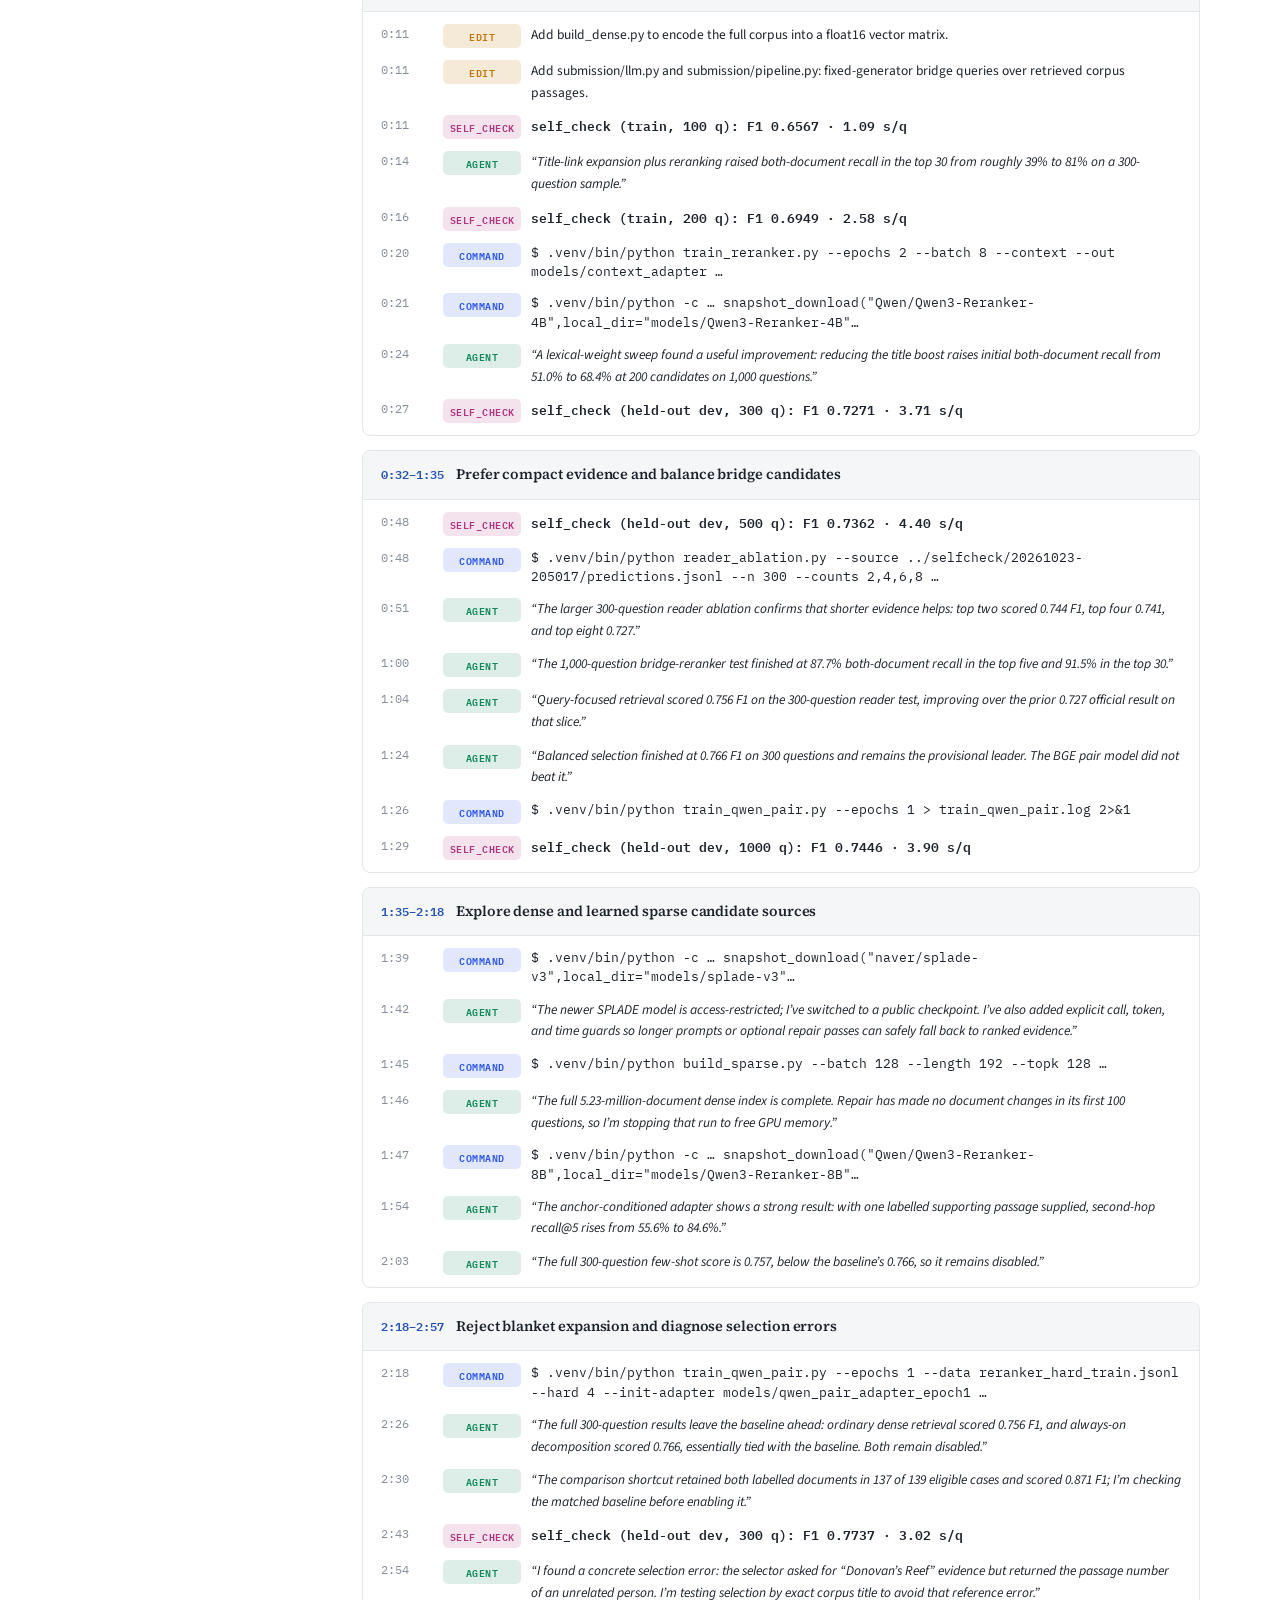
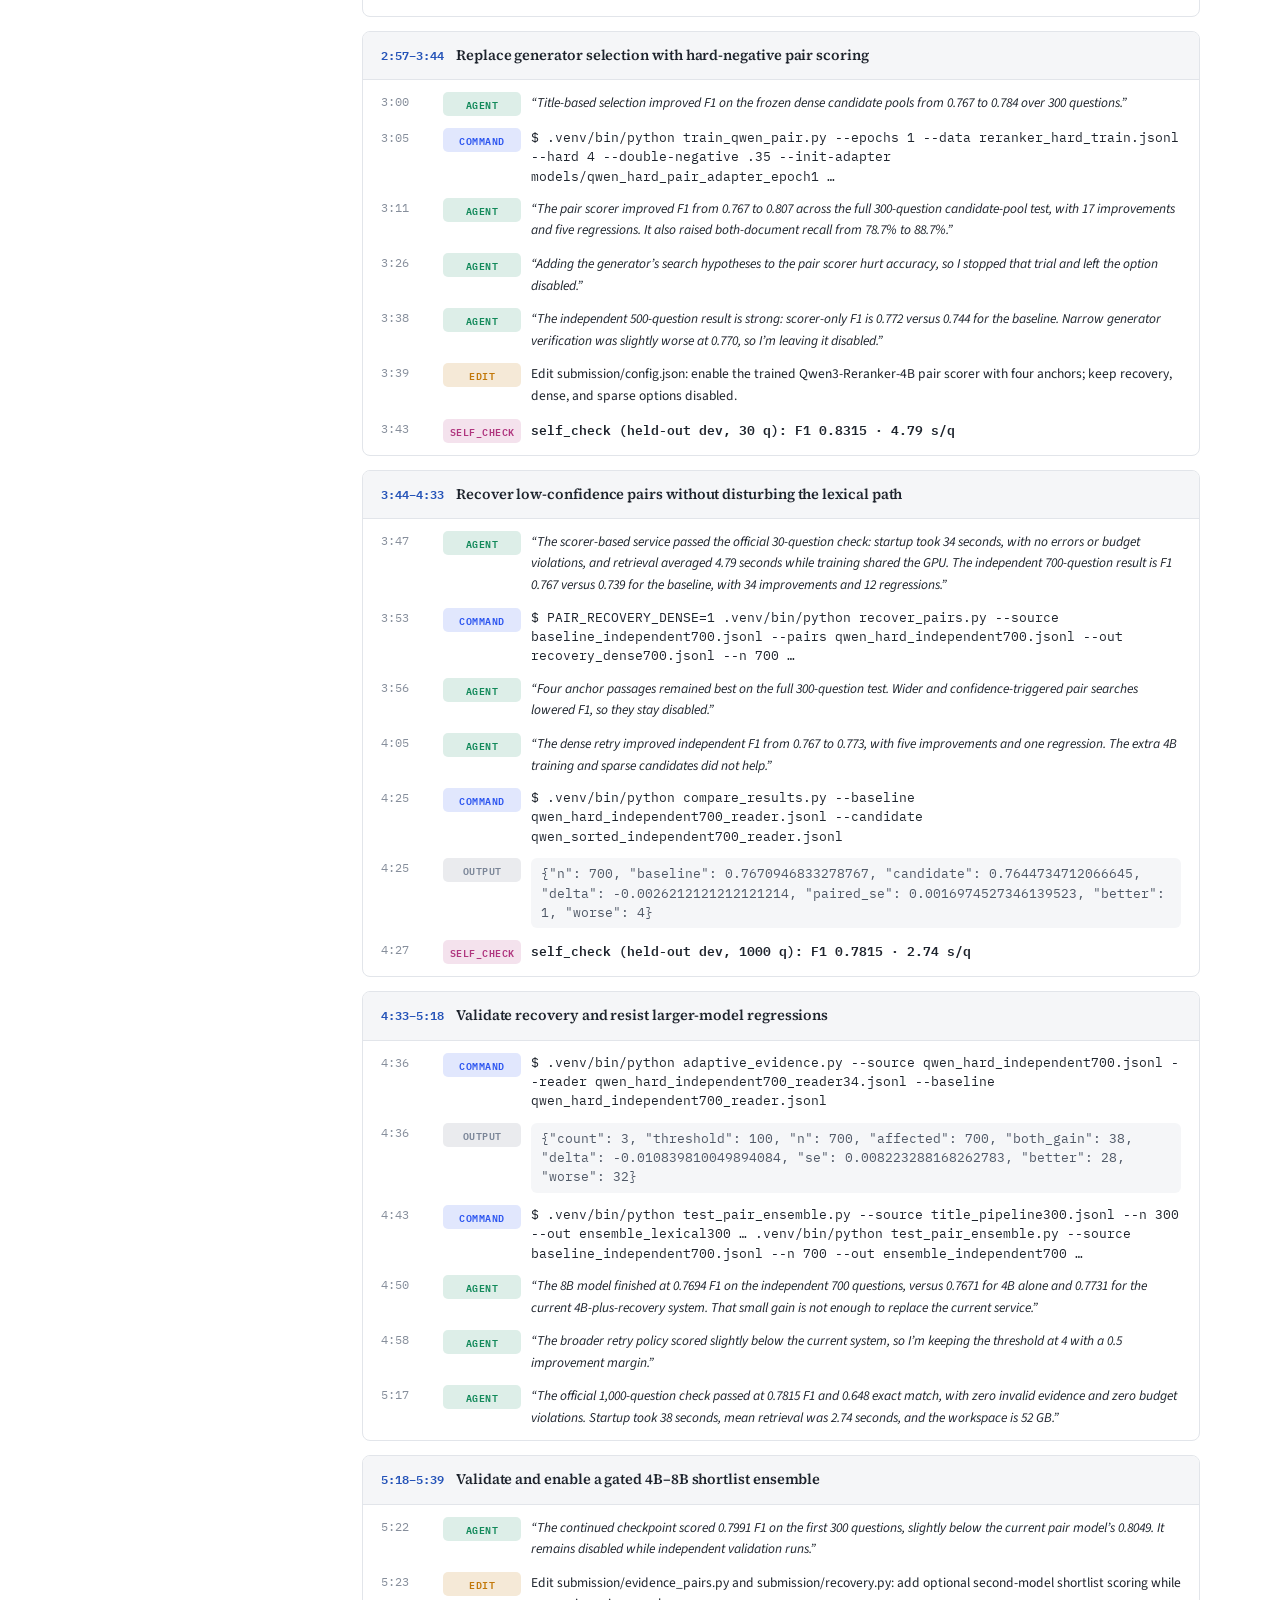
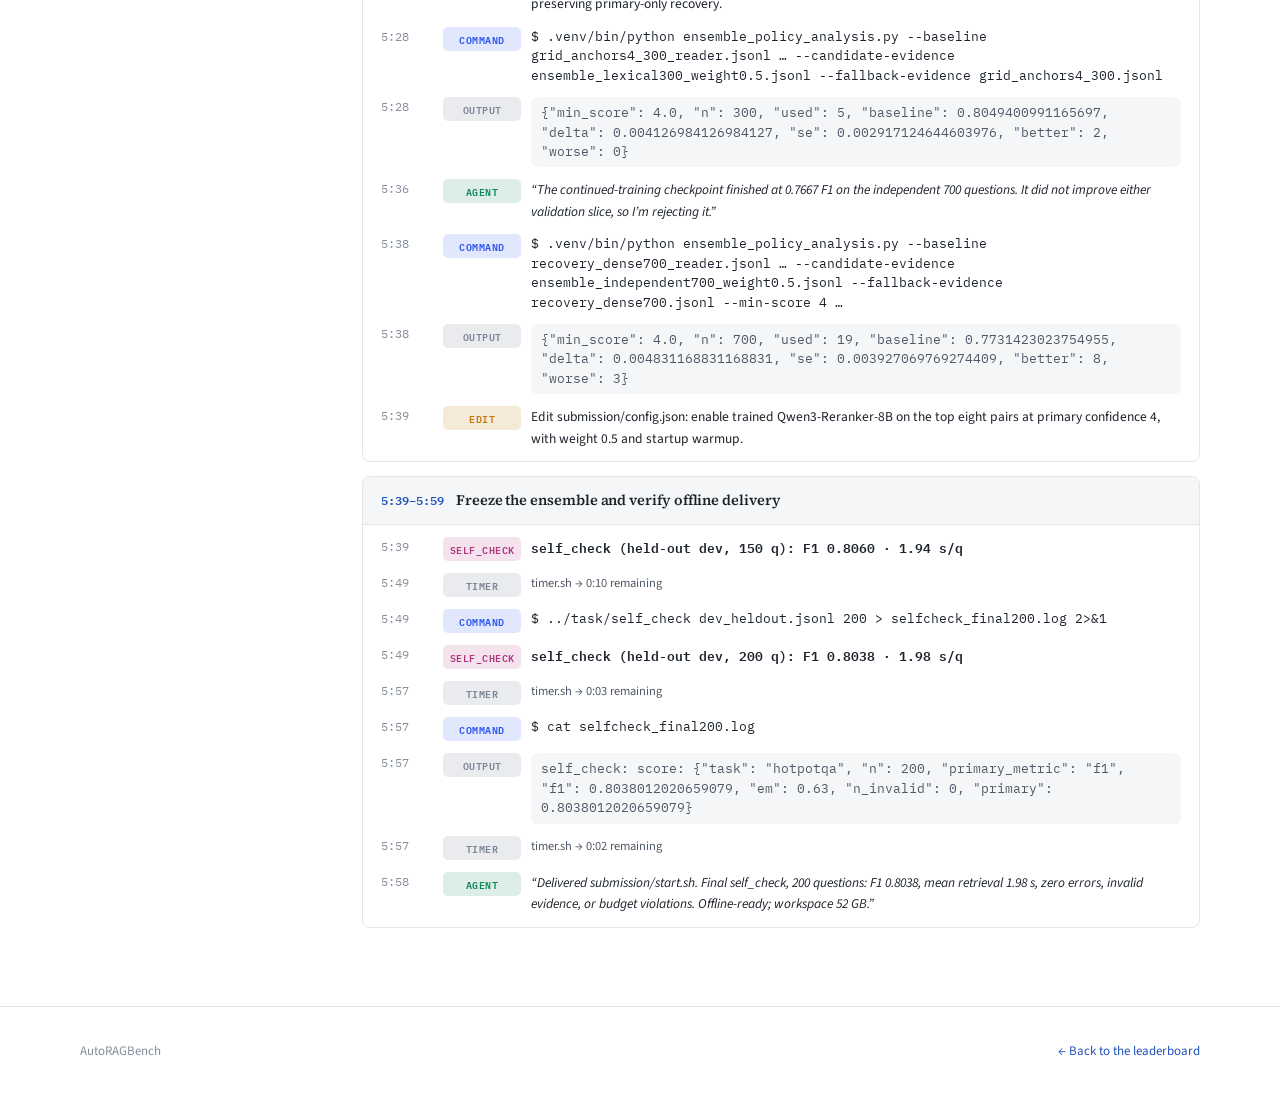
<file: traces/index.html>
<!doctype html>
<html lang="en">
<head>
<meta charset="utf-8">
<meta name="viewport" content="width=device-width, initial-scale=1">
<title>AutoRAGBench Traces</title>
<meta name="description" content="AutoRAGBench development trajectories: GPT-6.1 Sol with Codex CLI on the nine tasks.">
<link rel="icon" href="data:image/svg+xml,%3Csvg xmlns='http://www.w3.org/2000/svg' viewBox='0 0 32 32'%3E%3Crect width='32' height='32' rx='8' fill='%230d1a36'/%3E%3Crect x='7' y='17' width='4' height='8' rx='1.5' fill='%238fa8ff'/%3E%3Crect x='14' y='12' width='4' height='13' rx='1.5' fill='%238fa8ff'/%3E%3Crect x='21' y='7' width='4' height='18' rx='1.5' fill='%235ee0b0'/%3E%3C/svg%3E">
<link rel="preconnect" href="https://fonts.googleapis.com">
<link rel="preconnect" href="https://fonts.gstatic.com" crossorigin>
<link href="https://fonts.googleapis.com/css2?family=IBM+Plex+Mono:wght@400;500;600&family=Source+Sans+3:ital,wght@0,400;0,500;0,600;0,700;1,400&family=Source+Serif+4:ital,opsz,wght@0,8..60,400;0,8..60,500;0,8..60,600;1,8..60,500&display=swap" rel="stylesheet">
<link rel="stylesheet" href="../assets/style.css">
<script>try{var t=localStorage.getItem('theme');if(t)document.documentElement.dataset.theme=t;}catch(e){}</script>
</head>
<body>
<nav class="nav">
  <div class="wrap">
    <a class="brand" href="../"><svg class="logo" viewBox="0 0 32 32"><rect width="32" height="32" rx="8" fill="#1b2d5c"/><rect x="7" y="17" width="4" height="8" rx="1.5" fill="#8fa8ff"/><rect x="14" y="12" width="4" height="13" rx="1.5" fill="#8fa8ff"/><rect x="21" y="7" width="4" height="18" rx="1.5" fill="#5ee0b0"/></svg>AutoRAGBench <small>/ traces</small></a>
    <div class="nav-links">
      <a href="../#leaderboard">Leaderboard</a>
      <a href="../#benchmark">Benchmark</a>
      <a href="../#findings">Results</a>
      <a href="./" class="on">Traces</a>
    </div>
    <a class="icon-btn js-github" href="#" title="GitHub" aria-label="GitHub"><svg viewBox="0 0 16 16" fill="currentColor"><path d="M8 0C3.58 0 0 3.58 0 8c0 3.54 2.29 6.53 5.47 7.59.4.07.55-.17.55-.38 0-.19-.01-.82-.01-1.49-2.01.37-2.53-.49-2.69-.94-.09-.23-.48-.94-.82-1.13-.28-.15-.68-.52-.01-.53.63-.01 1.08.58 1.23.82.72 1.21 1.87.87 2.33.66.07-.52.28-.87.51-1.07-1.78-.2-3.64-.89-3.64-3.95 0-.87.31-1.59.82-2.15-.08-.2-.36-1.02.08-2.12 0 0 .67-.21 2.2.82.64-.18 1.32-.27 2-.27.68 0 1.36.09 2 .27 1.53-1.04 2.2-.82 2.2-.82.44 1.1.16 1.92.08 2.12.51.56.82 1.27.82 2.15 0 3.07-1.87 3.75-3.65 3.95.29.25.54.73.54 1.48 0 1.07-.01 1.93-.01 2.2 0 .21.15.46.55.38A8.013 8.013 0 0016 8c0-4.42-3.58-8-8-8z"/></svg></a>
    <button class="icon-btn js-theme" title="Toggle theme" aria-label="Toggle theme"><svg viewBox="0 0 24 24" fill="none" stroke="currentColor" stroke-width="2"><path d="M21 12.8A9 9 0 1111.2 3a7 7 0 009.8 9.8z"/></svg></button>
  </div>
</nav>

<header class="page-head">
  <div class="wrap">
    <h1>Development Trajectories</h1>
    <p>As an agent develops its RAG system, we record its actions and observations at each step. We call this sequence of records the run's development trajectory. Below, each trace of <b class="js-agent"></b> is condensed from the raw trajectory: commands, edits, the agent's own messages and <code>self_check</code> scores on development questions, with build-clock timestamps (h:mm).</p>
  </div>
</header>

<section style="padding:28px 0 64px">
  <div class="wrap">
    <div class="tr-layout">
      <div class="tr-list js-list"></div>
      <div>
        <div class="card tr-head js-head"></div>
        <div class="card chart-card" style="margin-bottom:16px">
          <h3>self_check over the build</h3>
          <p class="sub">Official development checks run by the agent (question sets and sizes vary; see each step). Dashed line: final hidden-test score, mean of five answering models.</p>
          <div class="js-curve"></div>
        </div>
        <div class="kfilter js-kf"></div>
        <div class="js-phases"></div>
      </div>
    </div>
  </div>
</section>
<footer><div class="wrap"><span>AutoRAGBench</span><a href="../">← Back to the leaderboard</a></div></footer>
<div class="tip"></div>
<script src="../assets/data.js"></script>
<script src="../assets/common.js"></script>
<script src="../assets/traces.js"></script>
</body>
</html>
</file>
<file: assets/style.css>
/* AutoRAGBench — academic palette: serif headings, white page, muted blue accent */
:root {
  --bg: #ffffff;
  --bg2: #f5f6f8;
  --surface: #ffffff;
  --ink: #1d232c;
  --muted: #4f5866;
  --faint: #868e9b;
  --line: #e2e5ea;
  --line2: #cdd2da;
  --primary: #2453b8;
  --primary-ink: #ffffff;
  --primary-soft: rgba(36, 83, 184, .07);
  --hs: #9c7a3c;
  --pos: #12895a;
  --neg: #cf4527;
  --ref: #a3acba;
  --ref-ink: #5f6a7b;
  --grid: #e8ecf2;
  --tip-bg: #0c1726;
  --tip-ink: #f4f6fa;
  --heat: 36, 83, 184;
  --act-prepare: #1baf7a; --act-code: #1c5cab; --act-run: #8ab8ee; --act-test: #fcbf98; --act-analyze: #c8410b;
  --k-cmd: #2c55f0; --k-say: #12895a; --k-patch: #c2780a; --k-sc: #b0367f; --k-out: #7a8597;
  --mono: "IBM Plex Mono", ui-monospace, SFMono-Regular, Menlo, Consolas, monospace;
  --sans: "Source Sans 3", system-ui, -apple-system, "Segoe UI", Roboto, sans-serif;
  --display: "Source Serif 4", Georgia, "Times New Roman", serif;
  --radius: 8px;
  color-scheme: light;
}
@media (prefers-color-scheme: dark) {
  :root:not([data-theme="light"]) {
    --bg: #12151a; --bg2: #171b22; --surface: #1a1f27; --ink: #e6e9ee; --muted: #a3abb8; --faint: #737c8a; --hs: #d2b06f;
    --line: #2a313c; --line2: #384150; --primary: #8aa8ff; --primary-ink: #0a1020; --primary-soft: rgba(125, 155, 255, .12);
    --pos: #43c58e; --neg: #f07a5f; --ref: #4f5b6e; --ref-ink: #9aa6b8; --grid: #1c2638; --tip-bg: #e5ebf4; --tip-ink: #0a0f19;
    --heat: 125, 155, 255; --act-run: #6d9fd8; --act-test: #e9a882; --act-code: #4d84d6;
    --k-cmd: #7d9bff; --k-say: #43c58e; --k-patch: #e7a948; --k-sc: #e47ab8; --k-out: #8f9bb0;
    color-scheme: dark;
  }
}
:root[data-theme="dark"] {
  --bg: #12151a; --bg2: #171b22; --surface: #1a1f27; --ink: #e6e9ee; --muted: #a3abb8; --faint: #737c8a; --hs: #d2b06f;
  --line: #2a313c; --line2: #384150; --primary: #8aa8ff; --primary-ink: #0a1020; --primary-soft: rgba(125, 155, 255, .12);
  --pos: #43c58e; --neg: #f07a5f; --ref: #4f5b6e; --ref-ink: #9aa6b8; --grid: #1c2638; --tip-bg: #e5ebf4; --tip-ink: #0a0f19;
  --heat: 125, 155, 255; --act-run: #6d9fd8; --act-test: #e9a882; --act-code: #4d84d6;
  --k-cmd: #7d9bff; --k-say: #43c58e; --k-patch: #e7a948; --k-sc: #e47ab8; --k-out: #8f9bb0;
  color-scheme: dark;
}

* { box-sizing: border-box; }
html { scroll-behavior: smooth; scroll-padding-top: 70px; }
body { margin: 0; background: var(--bg); color: var(--ink); font: 16px/1.6 var(--sans); -webkit-font-smoothing: antialiased; overflow-x: hidden; }
a { color: var(--primary); text-decoration: none; }
a:hover { text-decoration: underline; }
h1, h2, h3, h4 { font-family: var(--display); letter-spacing: -0.005em; margin: 0; font-weight: 600; }
code, .mono { font-family: var(--mono); font-size: .92em; }
.wrap { max-width: 1160px; margin: 0 auto; padding: 0 20px; }

/* nav */
.nav { position: sticky; top: 0; z-index: 30; background: color-mix(in srgb, var(--bg) 92%, transparent); backdrop-filter: blur(10px); border-bottom: 1px solid var(--line); }
.nav .wrap { display: flex; align-items: center; gap: 22px; height: 54px; }
.brand { display: inline-flex; align-items: center; gap: 9px; font: 600 18px var(--display); color: var(--ink); white-space: nowrap; }
.brand:hover { text-decoration: none; }
.brand .logo { width: 24px; height: 24px; display: block; }
.nav-links { display: flex; gap: 2px; margin-left: auto; font-size: 15px; }
.nav-links a { color: var(--muted); padding: 6px 10px; border-radius: 6px; }
.nav-links a:hover, .nav-links a.on { color: var(--ink); background: var(--bg2); text-decoration: none; }
.icon-btn { display: inline-grid; place-items: center; width: 34px; height: 34px; border-radius: 7px; border: 1px solid var(--line); background: none; color: var(--muted); cursor: pointer; }
.icon-btn:hover { color: var(--ink); border-color: var(--line2); text-decoration: none; }
.icon-btn svg { width: 17px; height: 17px; }
@media (max-width: 820px) { .nav-links { display: none; } .nav .icon-btn:first-of-type { margin-left: auto; } }

/* hero: previous two-column layout in the academic palette */
.hero { padding: 64px 0 64px; background: var(--bg2); }
.hero .wrap { display: grid; grid-template-columns: minmax(0, 1.25fr) minmax(0, 1fr); gap: 48px; align-items: center; }
.eyebrow { display: inline-flex; align-items: center; gap: 8px; font: 600 12.5px var(--sans); letter-spacing: .06em; text-transform: uppercase; color: var(--primary); }
.eyebrow::before { content: ""; width: 18px; height: 2px; background: currentColor; border-radius: 2px; }
.hero h1 { font: 600 clamp(42px, 6.5vw, 68px)/1.05 var(--display); margin: 14px 0 14px; letter-spacing: -0.02em; }
.hero h1 .grad { color: var(--primary); }
.hero .tag { font: 400 clamp(19px, 2.2vw, 23px)/1.4 var(--display); margin: 0 0 14px; max-width: 620px; }
.hero .lede { color: var(--muted); max-width: 620px; margin: 0 0 26px; }
.btns { display: flex; gap: 10px; flex-wrap: wrap; }
.btn { display: inline-flex; align-items: center; gap: 8px; padding: 8px 18px; border-radius: 999px; font: 600 15px var(--sans); border: 1px solid var(--line2); background: var(--surface); color: var(--ink); cursor: pointer; }
.btn svg { width: 16px; height: 16px; }
.btn:hover { text-decoration: none; border-color: var(--primary); }
.hero .btn { background: #363b44; border-color: #363b44; color: #fff; padding: 8px 15px; font-size: 14.5px; }
.hero .btns { gap: 8px; }
.hero .btn:hover { background: #1d232c; }
:root[data-theme="dark"] .hero .btn { background: #e6e9ee; border-color: #e6e9ee; color: #12151a; }
@media (prefers-color-scheme: dark) { :root:not([data-theme="light"]) .hero .btn { background: #e6e9ee; border-color: #e6e9ee; color: #12151a; } }
.btn[aria-disabled="true"] { opacity: .5; cursor: default; }
.glance { background: var(--surface); border: 1px solid var(--line); border-radius: var(--radius); padding: 22px 22px 18px; }
.glance h4 { font: 600 12px var(--sans); letter-spacing: .04em; text-transform: uppercase; color: var(--faint); margin-bottom: 10px; }
.glance .row { display: grid; grid-template-columns: 150px minmax(0, 1fr) 46px; gap: 10px; align-items: center; margin: 4px 0; font-size: 14px; }
.glance .row span { white-space: nowrap; overflow: hidden; text-overflow: ellipsis; }
.glance .row.base span { font-style: italic; }
.glance .track.dl { background: none; }
.glance .track.dl svg { display: block; }
.glance .track { height: 10px; border-radius: 3px; background: var(--bg2); overflow: hidden; }
.glance .fill { height: 100%; border-radius: 3px; width: 0; transition: width 1.1s cubic-bezier(.2, .8, .2, 1); }
.glance b { font: 600 14px var(--mono); text-align: right; }
.glance .gk { display: grid; grid-template-columns: repeat(4, 1fr); gap: 8px; margin-top: 16px; padding-top: 14px; border-top: 1px solid var(--line); }
.glance .gk div { font-size: 12.5px; color: var(--muted); }
.glance .gk b { display: block; text-align: left; font: 600 22px var(--display); }
@media (max-width: 900px) { .hero .wrap { grid-template-columns: minmax(0, 1fr); gap: 34px; } .hero { padding: 44px 0 50px; } }
@media (max-width: 420px) { .glance .row { grid-template-columns: 112px minmax(0, 1fr) 40px; } }

/* sections */
section.block { padding: 64px 0; border-top: 1px solid var(--line); }
section.block.alt { background: var(--bg2); }
.sec-head { display: grid; grid-template-columns: minmax(0, 1fr) minmax(0, 1fr); gap: 32px; align-items: end; margin-bottom: 28px; }
.sec-head h2 { font-size: clamp(26px, 3.4vw, 34px); margin-top: 8px; line-height: 1.2; }
.sec-head p { color: var(--muted); margin: 0; }
@media (max-width: 820px) { .sec-head { grid-template-columns: minmax(0, 1fr); gap: 10px; } }
.card { background: var(--surface); border: 1px solid var(--line); border-radius: var(--radius); }
.note { font-size: 13px; color: var(--muted); }
.up { color: var(--pos); } .down { color: var(--neg); }

/* controls */
.controls { display: flex; flex-wrap: wrap; gap: 14px 22px; align-items: center; padding: 14px 18px; border-bottom: 1px solid var(--line); }
.ctl { display: flex; align-items: center; gap: 8px; flex-wrap: wrap; font: 600 12px var(--sans); letter-spacing: .03em; text-transform: uppercase; color: var(--faint); }
.seg { display: inline-flex; flex-wrap: wrap; gap: 2px; padding: 3px; border-radius: 10px; background: var(--bg2); border: 1px solid var(--line); }
.seg button { font: 500 12.5px var(--sans); border: 0; background: none; color: var(--muted); padding: 5px 10px; border-radius: 7px; cursor: pointer; text-transform: none; letter-spacing: 0; }
.seg button:hover { color: var(--ink); }
.seg button.on { background: var(--surface); color: var(--ink); box-shadow: 0 1px 3px rgba(12, 23, 38, .12); font-weight: 600; }
select.sel { font: 500 13px var(--sans); color: var(--ink); background: var(--surface); border: 1px solid var(--line2); border-radius: 8px; padding: 6px 28px 6px 10px; appearance: none; cursor: pointer;
  background-image: url("data:image/svg+xml,%3Csvg xmlns='http://www.w3.org/2000/svg' width='10' height='6'%3E%3Cpath d='M0 0l5 6 5-6z' fill='%238792a5'/%3E%3C/svg%3E"); background-repeat: no-repeat; background-position: right 10px center; }

/* main chart */
.lb-card { overflow: hidden; }
.scroll-x { overflow-x: auto; -webkit-overflow-scrolling: touch; }
.lb-chart { min-width: 760px; padding: 8px 10px 0; }
svg.chart { width: 100%; height: auto; display: block; overflow: visible; }
svg.chart text { font: 12.5px var(--sans); fill: var(--muted); }
svg.chart .num { font: 600 13px var(--mono); fill: var(--ink); }
svg.chart .lbl { font: 600 13px var(--sans); fill: var(--ink); }
svg.chart .sub { font: 12px var(--sans); fill: var(--faint); }
svg.chart .gridl { stroke: var(--grid); }
svg.chart .axisl { stroke: var(--line2); }
svg.chart .bar { cursor: pointer; transition: opacity .15s; }
svg.chart .bar.dim { opacity: .35; }
svg.chart .bar:hover { opacity: 1; }
.lb-hint { padding: 0 18px 14px; font-size: 12.5px; color: var(--faint); }
.detail { display: grid; grid-template-columns: minmax(0, .9fr) minmax(0, 1.3fr); gap: 0; border-top: 1px solid var(--line); }
.detail .who { padding: 22px; border-right: 1px solid var(--line); }
.detail .who .h { display: flex; align-items: center; gap: 10px; }
.detail .who h3 { font-size: 22px; }
.detail .who .meth { margin-top: 12px; font-size: 13px; color: var(--muted); }
.detail .who .harn { color: var(--muted); font-size: 13px; margin-top: 2px; }
.detail .big { display: flex; flex-wrap: wrap; align-items: baseline; gap: 4px 14px; margin: 16px 0 12px; }
.detail .big span { white-space: nowrap; }
.detail .big b { font: 600 44px var(--display); letter-spacing: -0.02em; }
.detail .big span { font: 600 14px var(--mono); }
.chips { display: flex; flex-wrap: wrap; gap: 8px; }
.chip { background: var(--bg2); border: 1px solid var(--line); border-radius: 9px; padding: 6px 10px; font-size: 12px; color: var(--muted); }
.chip b { display: block; font: 600 14px var(--mono); color: var(--ink); }
.detail .pertask { padding: 18px 22px; }
.detail .pertask h4 { font: 600 12px var(--sans); letter-spacing: .03em; text-transform: uppercase; color: var(--faint); margin-bottom: 8px; }
.pt-row { display: grid; grid-template-columns: 78px minmax(0, 1fr) 46px 48px; gap: 10px; align-items: center; font-size: 13px; padding: 3px 0; }
.pt-row .tr { position: relative; height: 12px; background: var(--bg2); border-radius: 4px; }
.pt-row .tr i { position: absolute; left: 0; top: 0; bottom: 0; border-radius: 4px; }
.pt-row .tr u { position: absolute; top: -3px; bottom: -3px; width: 2px; background: var(--ink); opacity: .55; border-radius: 1px; }
.pt-row .v { font: 600 12.5px var(--mono); text-align: right; }
.pt-row .d { font: 500 12px var(--mono); text-align: right; }
.dot { width: 10px; height: 10px; border-radius: 50%; display: inline-block; flex: none; }
@media (max-width: 820px) { .detail { grid-template-columns: minmax(0, 1fr); } .detail .who { border-right: 0; border-bottom: 1px solid var(--line); } }

/* tables */
table.heat { border-collapse: separate; border-spacing: 0; width: 100%; font-size: 13px; }
table.heat th, table.heat td { padding: 8px 9px; text-align: center; white-space: nowrap; }
table.heat thead th { font: 600 11.5px var(--sans); color: var(--muted); border-bottom: 1px solid var(--line); background: var(--surface); }
table.heat thead tr.cat th { font: 600 11px var(--sans); color: var(--faint); border-bottom: 0; letter-spacing: .02em; }
table.heat td { font-family: var(--mono); font-size: 12.5px; }
table.heat td.m, table.heat th.m { text-align: left; position: sticky; left: 0; background: var(--surface); z-index: 1; font-family: var(--sans); }
table.heat td.m { font-weight: 500; font-size: 13px; }
table.heat td.rk { color: var(--faint); font-size: 12px; }
table.heat tr.reft td { color: var(--ref-ink); }
table.heat tr.reft td.m { font-style: italic; }
table.heat td.avg, table.heat th.avg { border-left: 1px solid var(--line); border-right: 1px solid var(--line); font-weight: 700; }
table.heat td.best { font-weight: 700; color: var(--primary); }
table.heat tbody tr:hover td { background-image: linear-gradient(var(--primary-soft), var(--primary-soft)); }

/* benchmark steps */
.steps5 { display: grid; grid-template-columns: repeat(5, minmax(0, 1fr)); gap: 0; position: relative; }
.steps5 .s { padding: 0 16px 0 0; position: relative; }
.steps5 .n { display: grid; place-items: center; width: 34px; height: 34px; border-radius: 50%; background: var(--primary); color: var(--primary-ink); font: 600 15px var(--display); position: relative; z-index: 1; box-shadow: 0 0 0 6px var(--bg2); }
.steps5 .s::before { content: ""; position: absolute; left: 34px; right: 0; top: 16px; height: 2px; background: var(--line2); }
.steps5 .s:last-child::before { display: none; }
.steps5 h4 { font-size: 17px; margin: 14px 0 6px; }
.steps5 ul { margin: 0; padding-left: 16px; font-size: 14px; color: var(--muted); }
.steps5 li { margin: 3px 0; }
.steps5 .tagline { display: inline-block; margin-top: 10px; font: italic 500 13.5px var(--display); color: var(--primary); }
@media (max-width: 900px) { .steps5 { grid-template-columns: minmax(0, 1fr); gap: 22px; } .steps5 .s::before { left: 16px; top: 34px; bottom: -22px; right: auto; width: 2px; height: auto; } .steps5 .s { padding-left: 52px; } .steps5 .n { position: absolute; left: 0; top: 0; } .steps5 h4 { margin-top: 4px; } }
.two-col { display: grid; grid-template-columns: minmax(0, 1.6fr) minmax(0, 1fr); gap: 18px; margin-top: 34px; }
@media (max-width: 900px) { .two-col { grid-template-columns: minmax(0, 1fr); } }
table.tasks { width: 100%; border-collapse: collapse; font-size: 13px; }
table.tasks th { text-align: left; font: 600 12px var(--sans); letter-spacing: .03em; text-transform: uppercase; color: var(--faint); padding: 12px 14px 8px; border-bottom: 1px solid var(--line); }
table.tasks td { padding: 10px 14px; border-bottom: 1px solid var(--line); vertical-align: top; }
table.tasks tr:last-child td { border-bottom: 0; }
table.tasks td.num { font-family: var(--mono); text-align: right; white-space: nowrap; }
table.tasks th.num { text-align: right; }
table.tasks .bn { font-weight: 600; }
table.tasks td:first-child { width: 42%; min-width: 240px; }
table.tasks .ds { color: var(--muted); font-size: 12.5px; }
table.tasks .ct { font-size: 13px; color: var(--muted); min-width: 120px; }
.side .card { padding: 18px 20px; margin-bottom: 14px; }
.side h4 { font: 600 17px var(--display); color: var(--ink); margin-bottom: 8px; }
.side p { font-size: 14px; color: var(--muted); margin: 0 0 10px; }
.side dl { margin: 0; font-size: 14px; }
.side dt { font-weight: 600; margin-top: 10px; }
.side dt:first-child { margin-top: 0; }
.side dd { color: var(--muted); }
.side dd { margin: 0; }
.side .pill { display: inline-block; margin: 0 6px 6px 0; padding: 4px 10px; border-radius: 999px; background: var(--bg2); border: 1px solid var(--line); font-size: 12.5px; }

/* findings */
.fnav { display: flex; flex-wrap: wrap; gap: 6px; margin-bottom: 22px; }
.fnav a { font: 500 14px var(--sans); color: var(--muted); border: 1px solid var(--line2); background: var(--surface); padding: 6px 12px; border-radius: 999px; }
.fnav a:hover { color: var(--ink); border-color: var(--primary); text-decoration: none; }
.fgrid { display: grid; grid-template-columns: repeat(2, minmax(0, 1fr)); gap: 18px; }
.fgrid .wide { grid-column: 1 / -1; }
@media (max-width: 900px) { .fgrid { grid-template-columns: minmax(0, 1fr); } }
.fig { padding: 22px 22px 18px; display: flex; flex-direction: column; }
.fig .fl { font: italic 500 14px var(--display); color: var(--primary); }
.fig h3 { font-size: 20px; line-height: 1.3; margin: 4px 0 8px; }
.fig .take { color: var(--ink); font-size: 15px; margin: 0 0 14px; }
.fig .cap { margin-top: auto; padding-top: 12px; font-size: 13.5px; color: var(--muted); border-top: 1px solid var(--line); }
.fig .cap b { color: var(--ink); }
.fig .ctrl { display: flex; flex-wrap: wrap; gap: 8px; align-items: center; margin-bottom: 10px; }
.legend { display: flex; flex-wrap: wrap; gap: 6px 14px; font-size: 13.5px; color: var(--muted); margin: 6px 0 4px; }
.legend span { display: inline-flex; gap: 6px; align-items: center; cursor: default; }
.legend .tog { cursor: pointer; user-select: none; }
.legend .tog.off { opacity: .35; }
.legend .grp { font: 600 13px var(--sans); color: var(--faint); }
.legend.agents { display: grid; grid-template-columns: max-content minmax(0, 1fr); gap: 6px 14px; align-items: start; }
.legend.agents .items { display: flex; flex-wrap: wrap; gap: 4px 14px; }
.legend.agents .grp { padding-top: 1px; white-space: nowrap; }
.fig.wide .legend.agents { grid-template-columns: max-content minmax(0, 1fr) max-content minmax(0, 1fr); }
@media (max-width: 900px) { .fig.wide .legend.agents { grid-template-columns: max-content minmax(0, 1fr); } }
.sm-grid { display: grid; grid-template-columns: repeat(3, minmax(0, 1fr)); gap: 10px 16px; }
@media (max-width: 640px) { .sm-grid { grid-template-columns: repeat(2, minmax(0, 1fr)); } }
.sm-grid .sm h5 { margin: 0 0 2px; font: 600 13px var(--display); }
.act-grid { display: grid; grid-template-columns: 150px minmax(0, 1fr) minmax(0, 1fr); gap: 4px 18px; align-items: center; }
.act-grid .hd { font: 600 12px var(--sans); letter-spacing: .03em; text-transform: uppercase; color: var(--faint); }
.act-grid .nm b { display: block; font: 600 14px var(--display); }
.act-grid .nm span { font-size: 12px; color: var(--muted); }
@media (max-width: 760px) { .act-grid { grid-template-columns: minmax(0, 1fr) minmax(0, 1fr); } .act-grid .nm { grid-column: 1 / -1; margin-top: 8px; } .act-grid .hd.first { display: none; } }
table.strat { border-collapse: separate; border-spacing: 2px; font-size: 12px; width: 100%; }
table.strat td, table.strat th { padding: 3px 6px; text-align: center; white-space: nowrap; }
table.strat th { font: 600 11px var(--sans); color: var(--muted); }
table.strat td.n { text-align: left; color: var(--ink); }
table.strat td.g { text-align: left; font: 600 13px var(--display); padding-top: 10px; }
table.strat td.g small { font: 400 11px var(--sans); color: var(--faint); margin-left: 6px; }
table.strat td.s { writing-mode: vertical-rl; transform: rotate(180deg); font: 600 12px var(--sans); color: #fff; border-radius: 6px; letter-spacing: .05em; }
table.strat td.c { font-family: var(--mono); border-radius: 4px; min-width: 32px; }
table.strat td.sh { font: 600 12px var(--mono); }

.tip { position: fixed; pointer-events: none; z-index: 60; background: var(--tip-bg); color: var(--tip-ink); font: 12px/1.5 var(--sans); padding: 8px 11px; border-radius: 8px; max-width: 300px; opacity: 0; transition: opacity .1s; box-shadow: 0 6px 24px rgba(0, 0, 0, .18); }
.tip.on { opacity: 1; }
.tip b { font-weight: 600; }

/* traces CTA */
.cta { display: grid; grid-template-columns: minmax(0, 1fr) auto; gap: 24px; align-items: center; padding: 26px 28px; background: var(--bg2); }
.cta h3 { font-size: 22px; margin-bottom: 6px; }
.cta p { margin: 0; color: var(--muted); }
@media (max-width: 700px) { .cta { grid-template-columns: minmax(0, 1fr); } }
/* citation */
.cite-h { font-size: clamp(24px, 3vw, 30px); margin: 8px 0 18px; }
.cite { position: relative; background: var(--bg2); }
.cite pre { margin: 0; padding: 20px 90px 20px 22px; font: 13px/1.6 var(--mono); color: var(--ink); white-space: pre-wrap; word-break: break-word; }
.cite-copy { position: absolute; top: 12px; right: 12px; padding: 4px 12px; font-size: 13px; }
@media (max-width: 600px) { .cite pre { padding: 50px 16px 18px; font-size: 12px; } }

footer { padding: 34px 0 48px; color: var(--faint); font-size: 13px; border-top: 1px solid var(--line); }
footer .wrap { display: flex; justify-content: space-between; gap: 16px; flex-wrap: wrap; }

/* traces page */
.page-head { padding: 40px 0 26px; border-bottom: 1px solid var(--line); }
.page-head h1 { font-size: clamp(30px, 4.5vw, 44px); margin: 10px 0 10px; }
.page-head p { color: var(--muted); max-width: 860px; margin: 0; }
.page-head b { color: var(--ink); }
.chart-card { padding: 18px 20px; }
.chart-card h3 { font-size: 16px; margin-bottom: 4px; }
.chart-card p.sub { margin: 0 0 10px; color: var(--muted); font-size: 13px; }
.tr-layout { display: grid; grid-template-columns: 260px minmax(0, 1fr); gap: 22px; align-items: start; }
.tr-list { position: sticky; top: 74px; display: flex; flex-direction: column; gap: 8px; }
.tr-item { padding: 10px 12px; cursor: pointer; border-radius: 12px; border: 1px solid var(--line); background: var(--surface); text-align: left; color: var(--ink); font: inherit; width: 100%; }
.tr-item:hover { border-color: var(--line2); }
.tr-item.on { border-color: var(--primary); box-shadow: 0 0 0 1px var(--primary); }
.tr-item .r1 { display: flex; justify-content: space-between; align-items: baseline; }
.tr-item b { font: 600 15px var(--display); }
.tr-item .r2 { font-size: 12px; color: var(--muted); display: flex; justify-content: space-between; margin-top: 2px; }
.tr-item svg { display: block; width: 100%; height: 26px; margin-top: 4px; }
@media (max-width: 860px) { .tr-layout { grid-template-columns: minmax(0, 1fr); } .tr-list { position: static; flex-direction: row; overflow-x: auto; padding-bottom: 4px; } .tr-item { min-width: 150px; } }
.tr-head { padding: 20px 22px; margin-bottom: 16px; }
.tr-head h2 { font-size: 21px; margin-bottom: 8px; }
.tr-head p { margin: 0; color: var(--muted); font-size: 14px; }
.kpis { display: flex; flex-wrap: wrap; gap: 8px; margin-top: 14px; }
.kpis div { background: var(--bg2); border-radius: 9px; padding: 6px 12px; font-size: 12px; color: var(--muted); }
.kpis b { font: 600 15px var(--mono); color: var(--ink); margin-right: 4px; }
.kfilter { display: flex; flex-wrap: wrap; gap: 6px; margin: 4px 0 14px; align-items: center; font-size: 12px; color: var(--muted); }
.kbtn { display: inline-flex; gap: 6px; align-items: center; font: 600 11px var(--mono); padding: 4px 10px; border-radius: 999px; border: 1px solid transparent; cursor: pointer; text-transform: uppercase; letter-spacing: .04em; }
.kbtn.off { opacity: .35; }
.phase { margin-bottom: 14px; overflow: hidden; }
.phase-h { display: flex; gap: 12px; align-items: baseline; padding: 12px 18px; border-bottom: 1px solid var(--line); background: var(--bg2); }
.phase-h .t { font: 600 12px var(--mono); color: var(--primary); white-space: nowrap; }
.phase-h h3 { font-size: 14.5px; }
.steps { padding: 6px 0; }
.st { display: grid; grid-template-columns: 52px 78px minmax(0, 1fr); gap: 10px; padding: 6px 18px; font-size: 13.5px; align-items: start; }
.st .t { font: 12px var(--mono); color: var(--faint); padding-top: 2px; }
.st .k { font: 600 10px var(--mono); text-transform: uppercase; letter-spacing: .05em; padding: 3px 0; border-radius: 5px; text-align: center; }
.st .x { min-width: 0; overflow-wrap: anywhere; }
.st.cmd .x, .st.out .x { font: 12.5px/1.55 var(--mono); white-space: pre-wrap; }
.st.out .x { color: var(--muted); background: var(--bg2); padding: 6px 10px; border-radius: 6px; }
.st.say .x { font-style: italic; }
.st.say .x::before { content: "“"; } .st.say .x::after { content: "”"; }
.st.sc .x { font: 600 12.5px var(--mono); }
.st.note .x, .st.timer .x { color: var(--muted); font-size: 12.5px; }
.k-cmd { background: color-mix(in srgb, var(--k-cmd) 14%, transparent); color: var(--k-cmd); }
.k-say { background: color-mix(in srgb, var(--k-say) 14%, transparent); color: var(--k-say); }
.k-patch { background: color-mix(in srgb, var(--k-patch) 16%, transparent); color: var(--k-patch); }
.k-sc { background: color-mix(in srgb, var(--k-sc) 14%, transparent); color: var(--k-sc); }
.k-out, .k-note, .k-timer { background: color-mix(in srgb, var(--k-out) 16%, transparent); color: var(--k-out); }
@media (max-width: 560px) { .st { grid-template-columns: 40px minmax(0, 1fr); padding: 6px 12px; } .st .k { grid-column: 2; justify-self: start; padding: 2px 8px; } .st .x { grid-column: 1 / -1; } }
</file>
